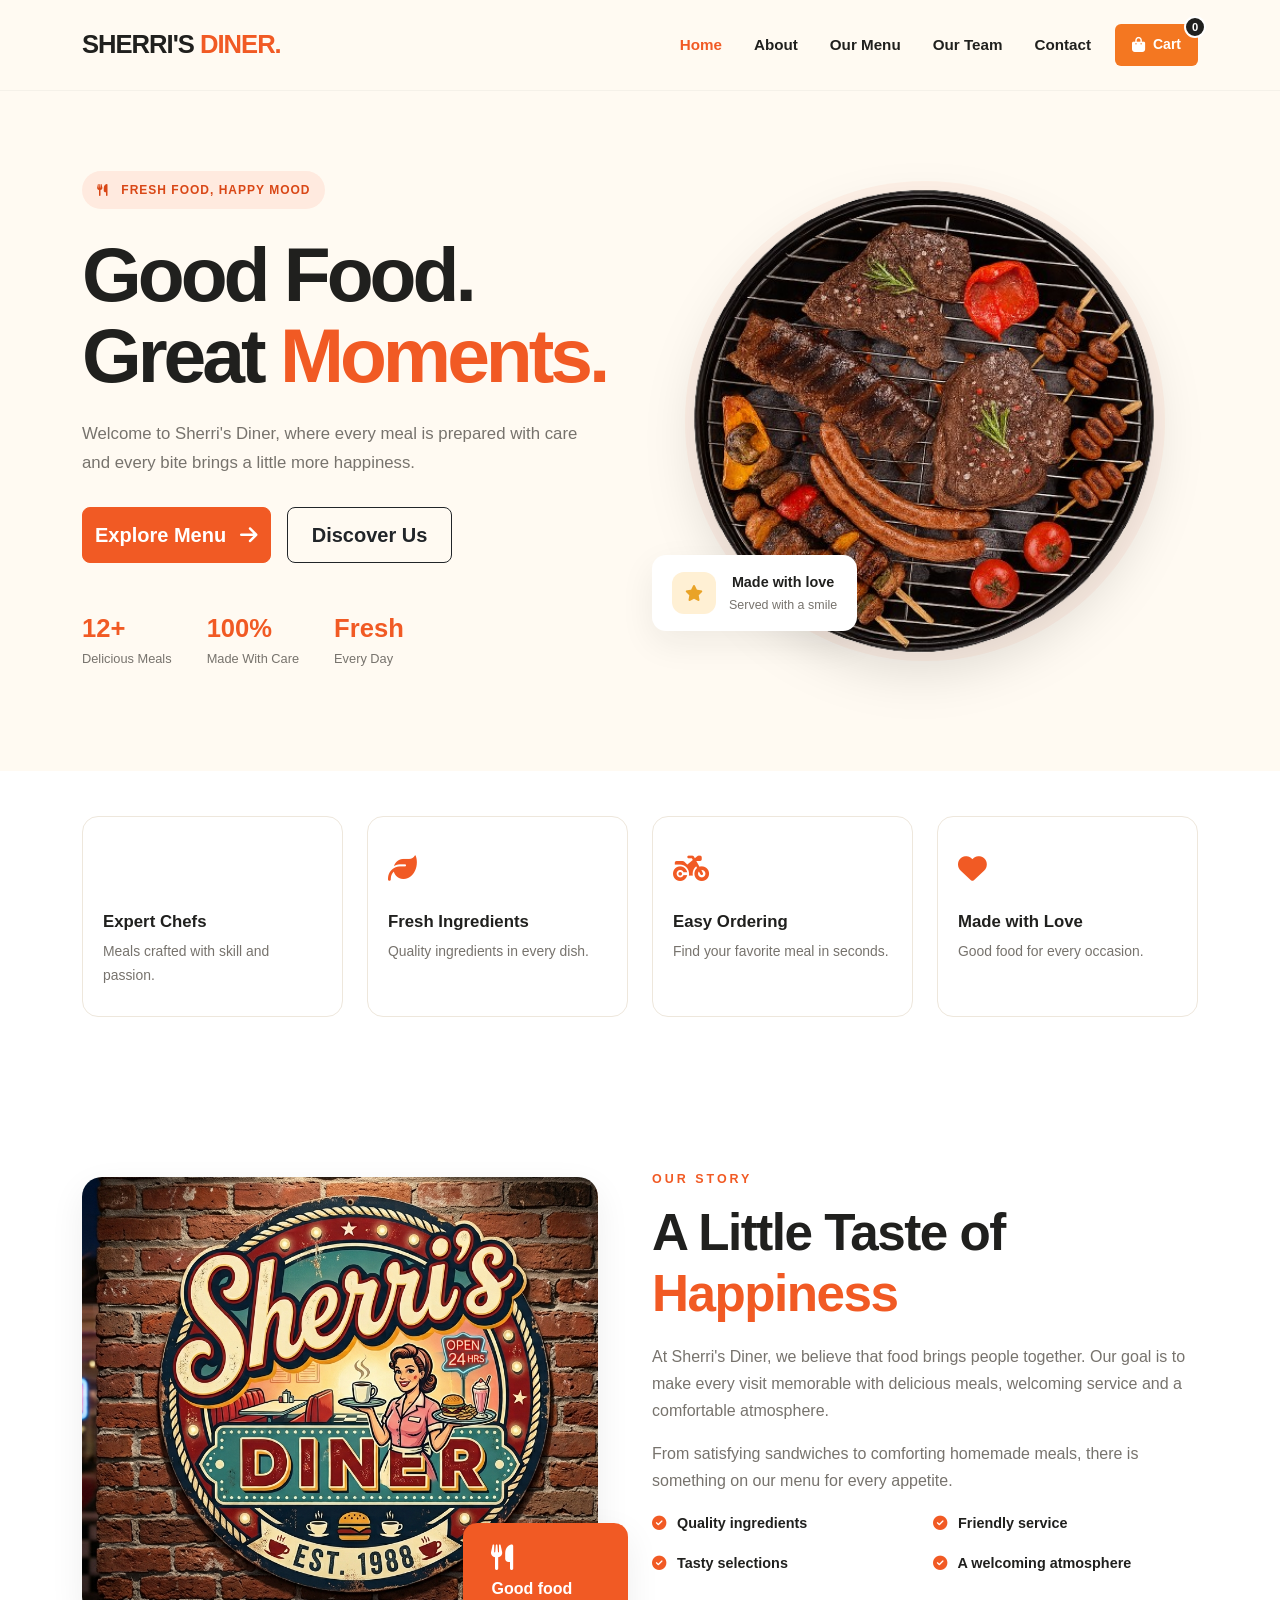
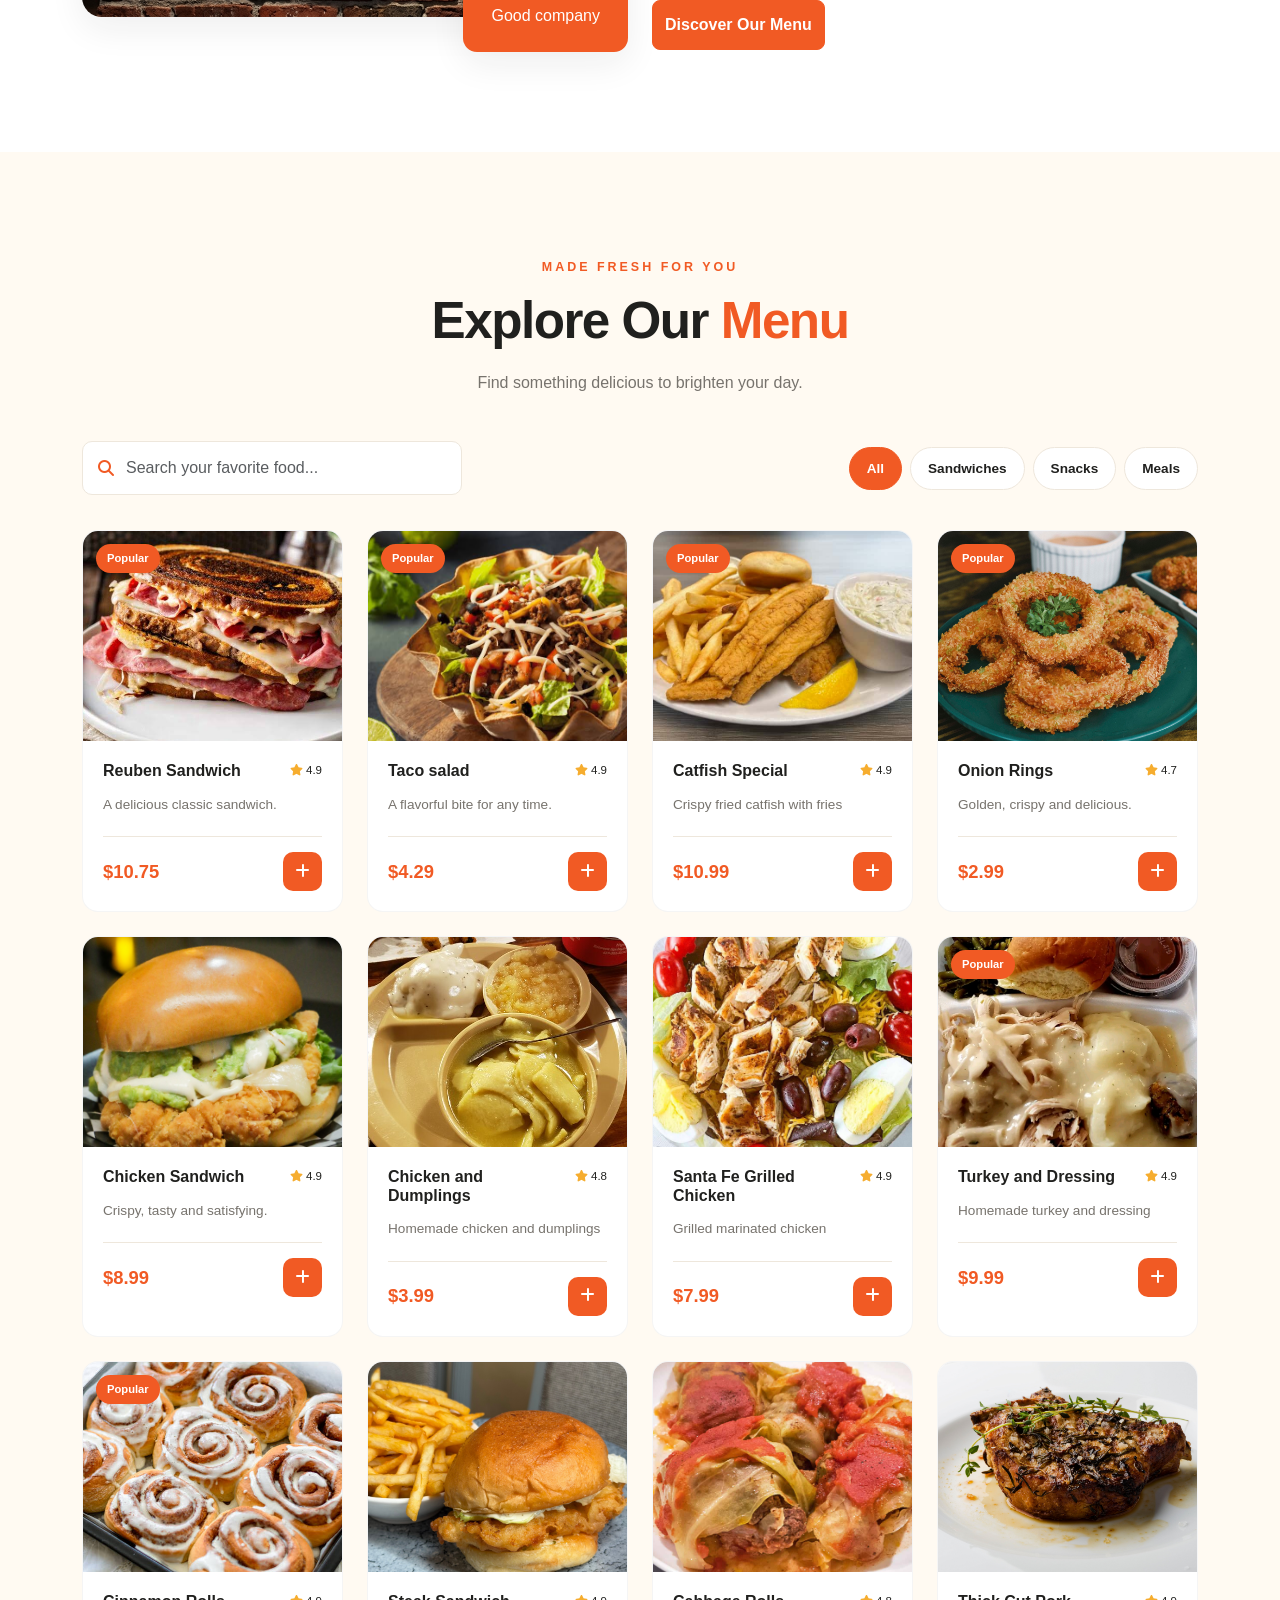
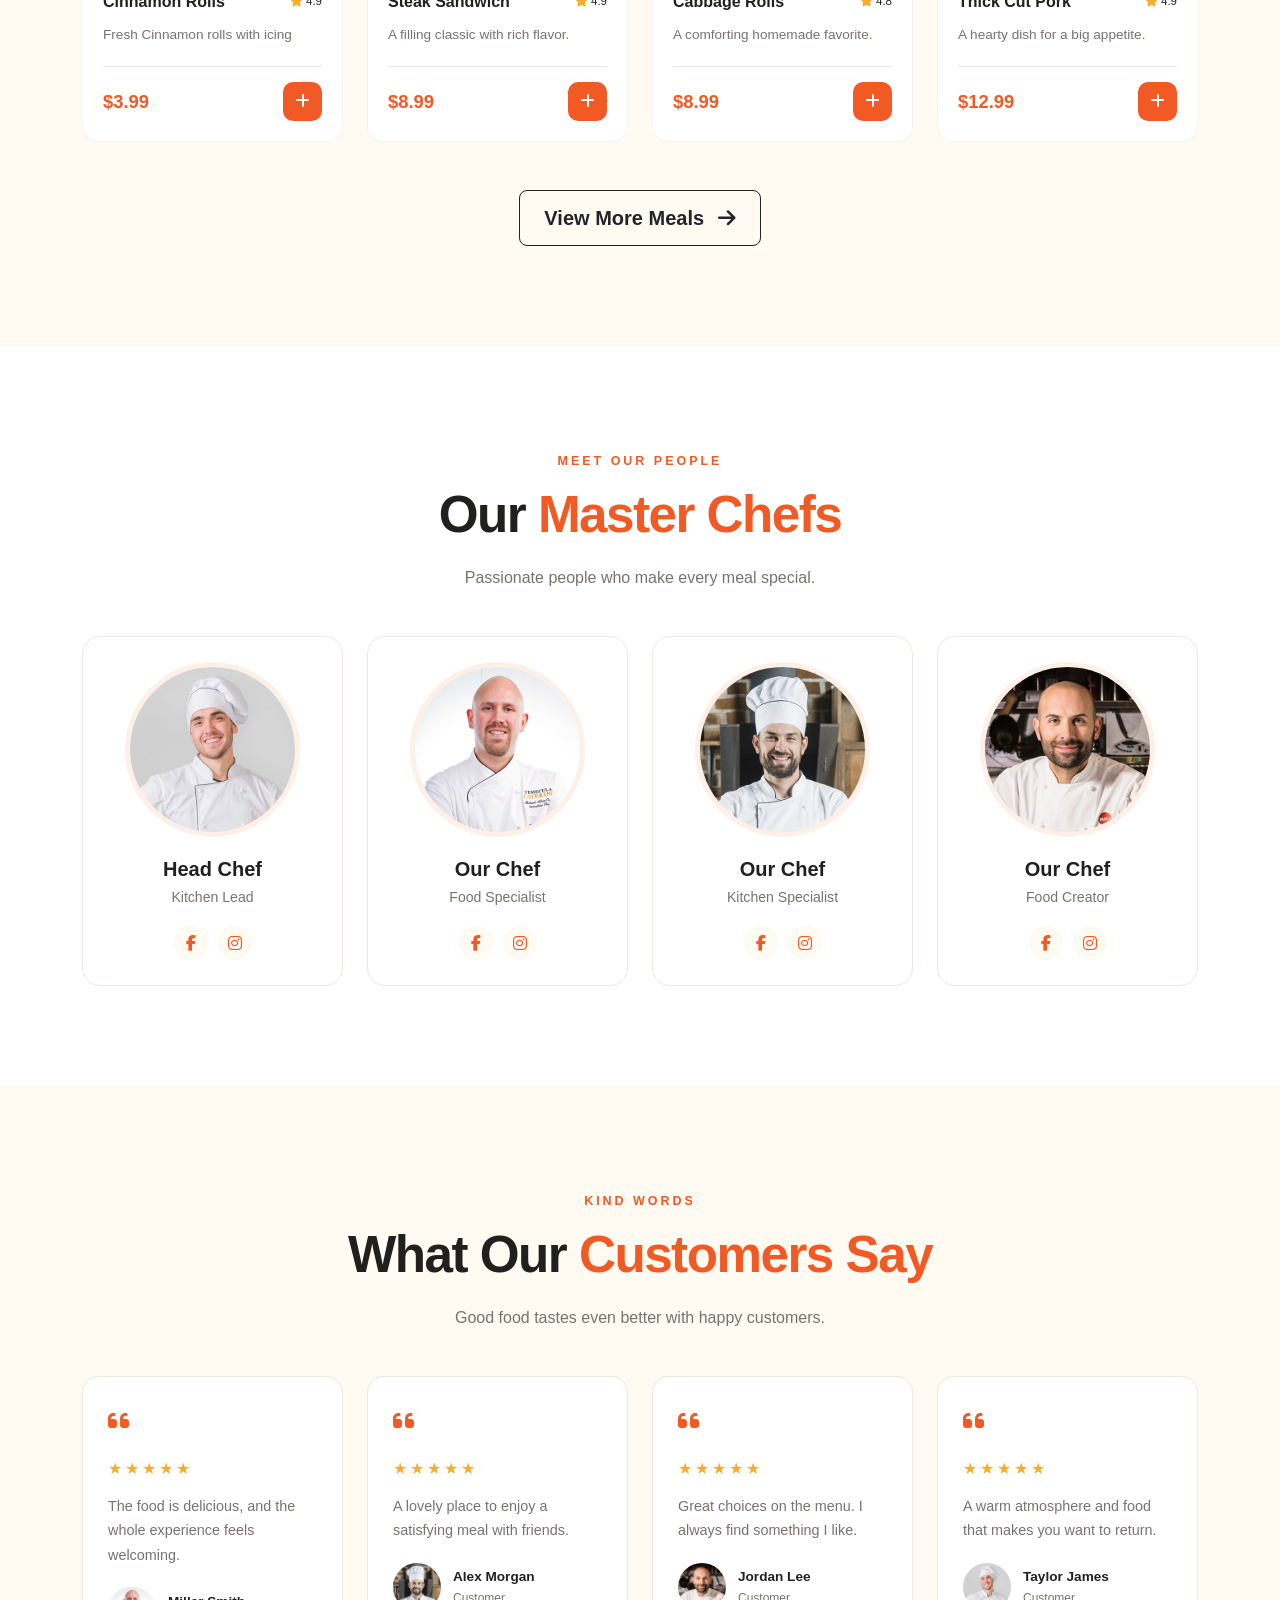
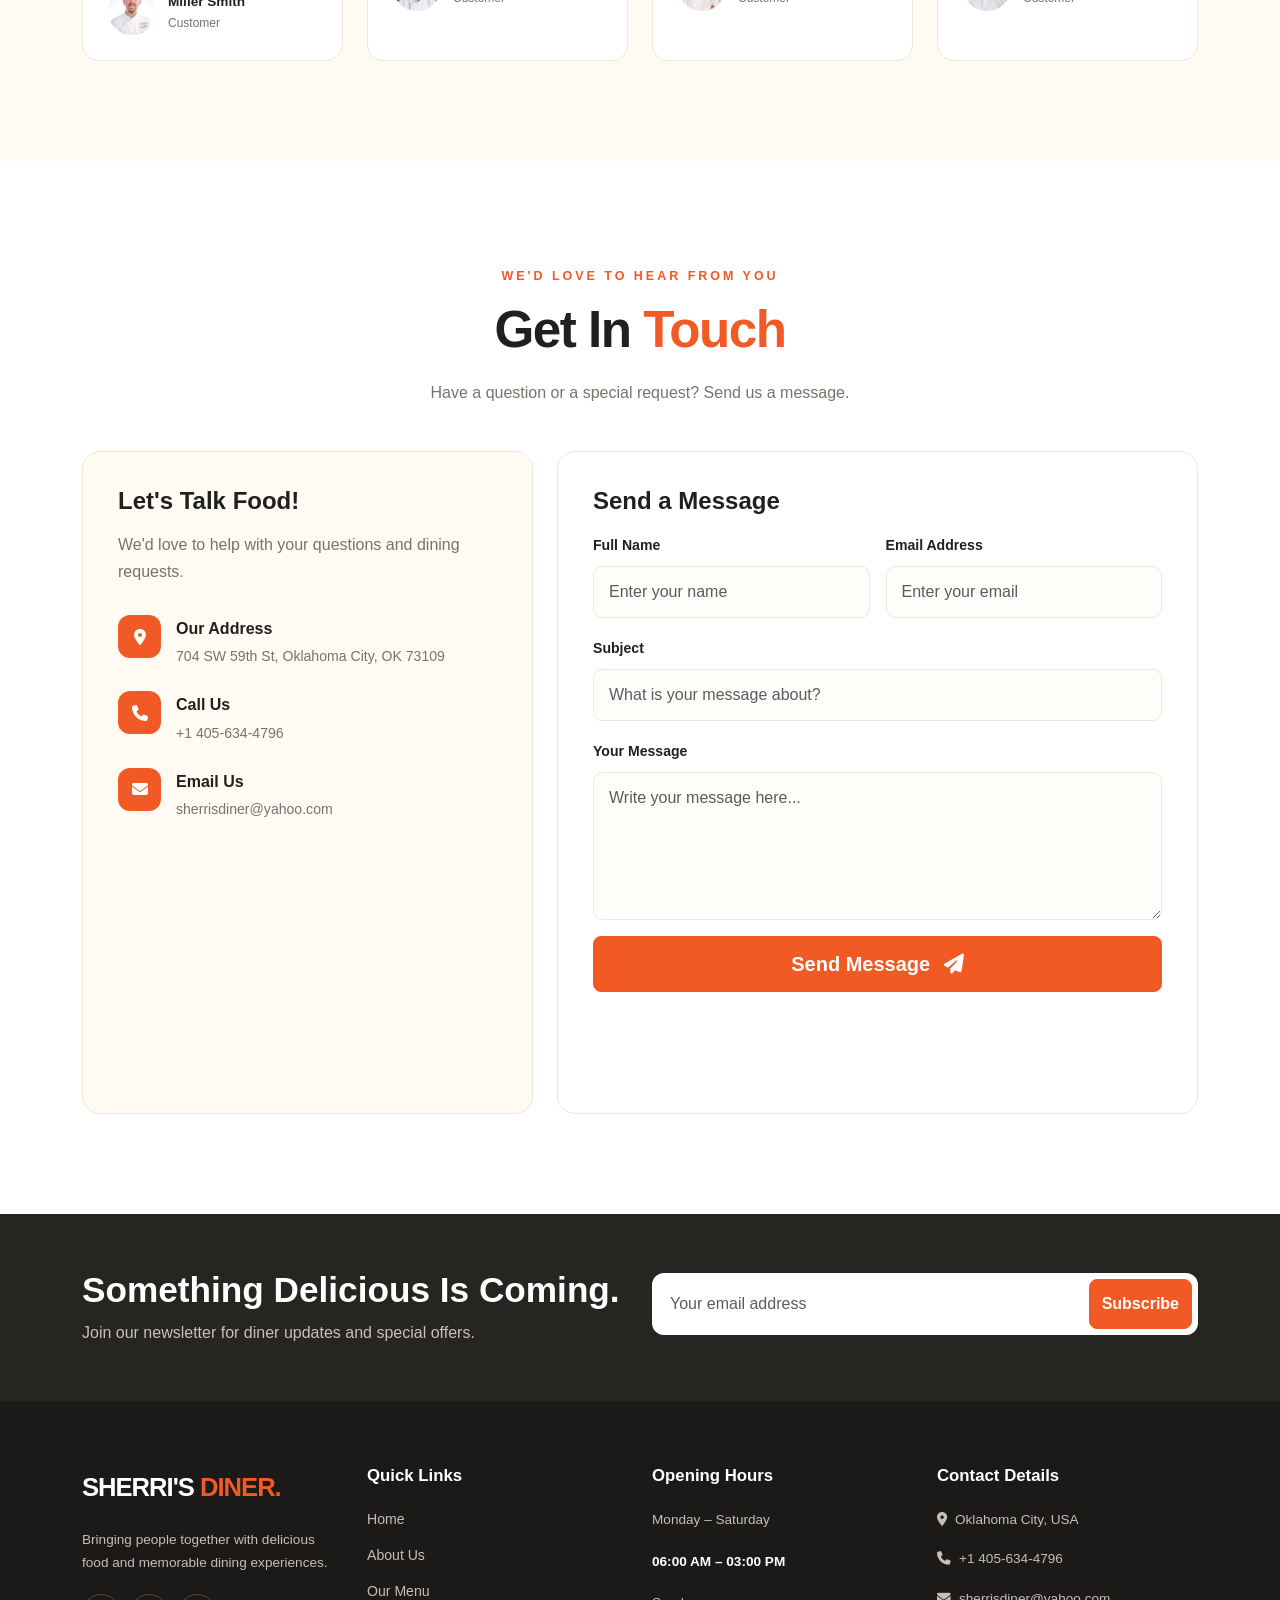
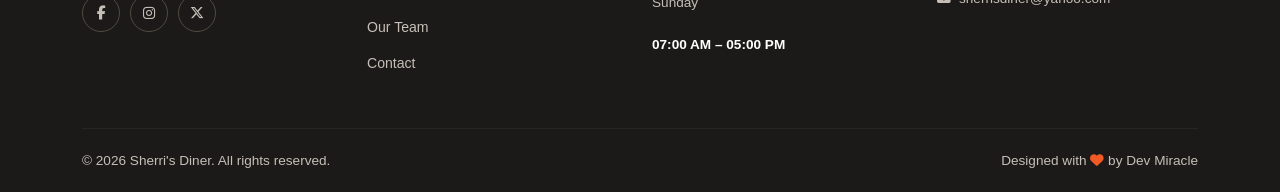
<file: index.html>
<!DOCTYPE html>
<html lang="en">
<head>
    <meta charset="UTF-8">
    <meta name="viewport" content="width=device-width, initial-scale=1.0">

    <title>Sherri's Diner | Delicious Moments</title>
    <!-- Bootstrap: local files -->
    <link rel="stylesheet" href="CSS/bootstrap.min.css">
    <!-- Font Awesome -->
    <link rel="stylesheet"href="https://cdnjs.cloudflare.com/ajax/libs/font-awesome/6.7.2/css/all.min.css">
    <!-- External files -->
     <link rel="stylesheet" href="CSS/style.css">
    <script src="Js/bootstrap.bundle.min.js"></script>
        
</head>

<body>
<!-- NAVBAR -->
<nav class="navbar navbar-expand-lg navbar-light sticky-top">
    <div class="container">
        <a class="navbar-brand logo" href="#home">
            SHERRI'S <span>DINER.</span>
        </a>

        <button class="navbar-toggler" type="button"
                data-bs-toggle="collapse" data-bs-target="#mainNav"
                aria-controls="mainNav" aria-expanded="false"
                aria-label="Toggle navigation">
            <span class="navbar-toggler-icon"></span>
        </button>

        <div class="collapse navbar-collapse" id="mainNav">
            <ul class="navbar-nav ms-auto align-items-lg-center gap-lg-3">
                <li class="nav-item">
                    <a class="nav-link active" href="#home">Home</a>
                </li>
                <li class="nav-item">
                    <a class="nav-link" href="#about">About</a>
                </li>
                <li class="nav-item">
                    <a class="nav-link" href="#menu">Our Menu</a>
                </li>
                <li class="nav-item">
                    <a class="nav-link" href="#team">Our Team</a>
                </li>
                <li class="nav-item">
                    <a class="nav-link" href="#contact">Contact</a>
                </li>
                <li class="nav-item">
                   <button class="cart-btn position-relative" id="cartButton">
                        <i class="fa-solid fa-bag-shopping"></i>
                        <span>Cart</span>
                        <span class="cart-count" id="cartCount">0</span>
                    </button>
                </li>
            </ul>
        </div>
    </div>
</nav>

<!-- HERO -->
<section class="hero" id="home">
    <div class="container">
        <div class="row align-items-center gy-5">
            <div class="col-lg-6 hero-content">
                <span class="eyebrow">
                    <i class="fa-solid fa-utensils me-2"></i>
                    FRESH FOOD, HAPPY MOOD
                </span>

                <h1>
                    Good Food.<br>
                    Great <span>Moments.</span>
                </h1>

                <p>
                    Welcome to Sherri's Diner, where every meal is prepared
                    with care and every bite brings a little more happiness.
                </p>

                <div class="d-flex flex-wrap gap-3">
                    <a href="#menu" class="btn btn-orange btn-lg">
                        Explore Menu
                        <i class="fa-solid fa-arrow-right ms-2"></i>
                    </a>

                    <a href="#about" class="btn btn-outline-dark btn-lg">
                        Discover Us
                    </a>
                </div>

                <div class="hero-stats">
                    <div>
                        <h3>12+</h3>
                        <span>Delicious Meals</span>
                    </div>
                    <div>
                        <h3>100%</h3>
                        <span>Made With Care</span>
                    </div>
                    <div>
                        <h3>Fresh</h3>
                        <span>Every Day</span>
                    </div>
                </div>
            </div>

            <div class="col-lg-6 text-center">
                <div class="hero-image-wrap">
                    <div class="hero-circle"></div>
                    <img
                        src="images/hero.png"
                        class="img-fluid hero-image"
                        alt="Delicious meal from Sherri's Diner">

                    <div class="floating-note">
                        <i class="fa-solid fa-star"></i>
                        <div>
                            <strong>Made with love</strong>
                            <small>Served with a smile</small>
                        </div>
                    </div>
                </div>
            </div>
        </div>
    </div>
</section>

<!-- FEATURES -->
<section class="features-section">
    <div class="container">
        <div class="row g-4">
            <div class="col-6 col-lg-3">
                <div class="feature-card">
                    <div class="feature-icon">
                        <i class="fa-solid fa-user-chef"></i>
                    </div>
                    <h5>Expert Chefs</h5>
                    <p>Meals crafted with skill and passion.</p>
                </div>
            </div>

            <div class="col-6 col-lg-3">
                <div class="feature-card">
                    <div class="feature-icon">
                        <i class="fa-solid fa-leaf"></i>
                    </div>
                    <h5>Fresh Ingredients</h5>
                    <p>Quality ingredients in every dish.</p>
                </div>
            </div>

            <div class="col-6 col-lg-3">
                <div class="feature-card">
                    <div class="feature-icon">
                        <i class="fa-solid fa-motorcycle"></i>
                    </div>
                    <h5>Easy Ordering</h5>
                    <p>Find your favorite meal in seconds.</p>
                </div>
            </div>

            <div class="col-6 col-lg-3">
                <div class="feature-card">
                    <div class="feature-icon">
                        <i class="fa-solid fa-heart"></i>
                    </div>
                    <h5>Made with Love</h5>
                    <p>Good food for every occasion.</p>
                </div>
            </div>
        </div>
    </div>
</section>

<!-- ABOUT -->
<section class="section-padding" id="about">
    <div class="container">
        <div class="row align-items-center gy-5">
            <div class="col-lg-6">
                <div class="about-images">
                    <img
                        src="images/Gemini_Generated_Image_2capbl2capbl2cap.png"
                        class="img-fluid about-image"
                        alt="Food and dining at Sherri's Diner">

                    <div class="experience-card">
                        <i class="fa-solid fa-utensils"></i>
                        <strong>Good food</strong>
                        <span>Good company</span>
                    </div>
                </div>
            </div>

            <div class="col-lg-6 about-content">
                <span class="section-tag">OUR STORY</span>
                <h2 class="section-title">
                    A Little Taste of <span>Happiness</span>
                </h2>

                <p>
                    At Sherri's Diner, we believe that food brings people
                    together. Our goal is to make every visit memorable with
                    delicious meals, welcoming service and a comfortable
                    atmosphere.
                </p>

                <p>
                    From satisfying sandwiches to comforting homemade meals,
                    there is something on our menu for every appetite.
                </p>

                <div class="row g-3 about-points">
                    <div class="col-sm-6">
                        <i class="fa-solid fa-circle-check"></i>
                        Quality ingredients
                    </div>
                    <div class="col-sm-6">
                        <i class="fa-solid fa-circle-check"></i>
                        Friendly service
                    </div>
                    <div class="col-sm-6">
                        <i class="fa-solid fa-circle-check"></i>
                        Tasty selections
                    </div>
                    <div class="col-sm-6">
                        <i class="fa-solid fa-circle-check"></i>
                        A welcoming atmosphere
                    </div>
                </div>

                <a href="#menu" class="btn btn-orange mt-4">
                    Discover Our Menu
                </a>
            </div>
        </div>
    </div>
</section>

<!-- MENU -->
<section class="menu-section section-padding" id="menu">
    <div class="container">
        <div class="section-heading text-center">
            <span class="section-tag">MADE FRESH FOR YOU</span>
            <h2 class="section-title">
                Explore Our <span>Menu</span>
            </h2>
            <p>Find something delicious to brighten your day.</p>
        </div>

        <div class="menu-tools">
            <div class="search-box">
                <i class="fa-solid fa-magnifying-glass"></i>
                <input type="search" id="searchInput"
                       class="form-control"
                       placeholder="Search your favorite food..."
                       aria-label="Search menu">
            </div>

            <div class="menu-filters">
                <button class="filter-btn active" data-filter="all">All</button>
                <button class="filter-btn" data-filter="sandwich">Sandwiches</button>
                <button class="filter-btn" data-filter="snack">Snacks</button>
                <button class="filter-btn" data-filter="meal">Meals</button>
            </div>
        </div>

        <div class="row g-4" id="menuGrid">

            <!-- 1 -->
            <div class="col-sm-6 col-lg-4 col-xl-3 menu-item"
                 data-category="sandwich" data-name="reuben sandwich">
                <div class="food-card">
                    <div class="food-image">
                        <img src="images/reuben sandwich.jpeg"
                             alt="Reuben Sandwich" loading="lazy">
                        <span class="food-label">Popular</span>
                    </div>
                    <div class="food-info">
                        <div class="food-title-row">
                            <h5>Reuben Sandwich</h5>
                            <span class="food-rating">
                                <i class="fa-solid fa-star"></i> 4.9
                            </span>
                        </div>
                        <p>A delicious classic sandwich.</p>
                        <div class="food-bottom">
                            <strong>$10.75</strong>
                            <button class="add-cart" data-name="Reuben Sandwich"
                                    data-price="10.75">
                                <i class="fa-solid fa-plus"></i>
                            </button>
                        </div>
                    </div>
                </div>
            </div>

            <!-- 2 -->
            <div class="col-sm-6 col-lg-4 col-xl-3 menu-item"
                 data-category="meal" data-name="taco">
                <div class="food-card">
                    <div class="food-image">
                        <img src="images/taco.jpeg"
                             alt="taco" loading="lazy">
                             <span class="food-label">Popular</span>
                    </div>
                    <div class="food-info">
                        <div class="food-title-row">
                            <h5>Taco salad</h5>
                            <span class="food-rating"><i class="fa-solid fa-star"></i> 4.9</span>
                        </div>
                        <p>A flavorful bite for any time.</p>
                        <div class="food-bottom">
                            <strong>$4.29</strong>
                            <button class="add-cart" data-name="taco" data-price="4.29">
                                <i class="fa-solid fa-plus"></i>
                            </button>
                        </div>
                    </div>
                </div>
            </div>

            <!-- 3 -->
            <div class="col-sm-6 col-lg-4 col-xl-3 menu-item"
                 data-category="snack" data-name="catfish special">
                <div class="food-card">
                    <div class="food-image">
                        <img src="images/catfish special.jpg" alt="French Toast" loading="lazy">
                        <span class="food-label">Popular</span>
                    </div>
                    <div class="food-info">
                        <div class="food-title-row">
                            <h5>Catfish Special</h5>
                            <span class="food-rating"><i class="fa-solid fa-star"></i> 4.9</span>
                        </div>
                        <p>Crispy fried catfish with fries</p>
                        <div class="food-bottom">
                            <strong>$10.99</strong>
                            <button class="add-cart" data-name="French Toast" data-price="10.99">
                                <i class="fa-solid fa-plus"></i>
                            </button>
                        </div>
                    </div>
                </div>
            </div>

            <!-- 4 -->
            <div class="col-sm-6 col-lg-4 col-xl-3 menu-item"
                 data-category="snack" data-name="onion rings">
                <div class="food-card">
                    <div class="food-image">
                        <img src="images/onion.jpg" alt="Onion Rings" loading="lazy">
                        <span class="food-label">Popular</span>
                    </div>
                    <div class="food-info">
                        <div class="food-title-row">
                            <h5>Onion Rings</h5>
                            <span class="food-rating"><i class="fa-solid fa-star"></i> 4.7</span>
                        </div>
                        <p>Golden, crispy and delicious.</p>
                        <div class="food-bottom">
                            <strong>$2.99</strong>
                            <button class="add-cart" data-name="Onion Rings" data-price="2.99">
                                <i class="fa-solid fa-plus"></i>
                            </button>
                        </div>
                    </div>
                </div>
            </div>

            <!-- 5 -->
            <div class="col-sm-6 col-lg-4 col-xl-3 menu-item"
                 data-category="sandwich" data-name="chicken sandwich">
                <div class="food-card">
                    <div class="food-image">
                        <img src="images/fried chicken sandwich.jpg"
                             alt="Chicken Sandwich" loading="lazy">
                    </div>
                    <div class="food-info">
                        <div class="food-title-row">
                            <h5>Chicken Sandwich</h5>
                            <span class="food-rating"><i class="fa-solid fa-star"></i> 4.9</span>
                        </div>
                        <p>Crispy, tasty and satisfying.</p>
                        <div class="food-bottom">
                            <strong>$8.99</strong>
                            <button class="add-cart" data-name="Chicken Sandwich" data-price="8.99">
                                <i class="fa-solid fa-plus"></i>
                            </button>
                        </div>
                    </div>
                </div>
            </div>

            <!-- 6 -->
           <div class="col-sm-6 col-lg-4 col-xl-3 menu-item"
                 data-category="meal" data-name="Chicken and Dumplings">
                <div class="food-card">
                    <div class="food-image">
                        <img src="images/chicken-dumplings.jpg" alt="Chicken and Dumplings" loading="lazy">
                    </div>
                    <div class="food-info">
                        <div class="food-title-row">
                            <h5>Chicken and Dumplings</h5>
                            <span class="food-rating"><i class="fa-solid fa-star"></i> 4.8</span>
                        </div>
                        <p>Homemade chicken and dumplings</p>
                        <div class="food-bottom">
                            <strong>$3.99</strong>
                            <button class="add-cart" data-name="Chicken and Dumplings" data-price="3.99" aria-label="Add Chicken and Dumplings to cart"><i class="fa-solid fa-plus"></i></button>
                        </div>
                    </div>
                </div>
            </div>

            <!-- 7 -->
            <div class="col-sm-6 col-lg-4 col-xl-3 menu-item"
                 data-category="meal" data-name="Santa Fe Grilled Chicken">
                <div class="food-card">
                    <div class="food-image">
                        <img src="images/santa fe chicken.jpg" alt="Santa Fe Grilled Chicken" loading="lazy">
                    </div>
                    <div class="food-info">
                        <div class="food-title-row">
                            <h5>Santa Fe Grilled Chicken</h5>
                            <span class="food-rating"><i class="fa-solid fa-star"></i> 4.9</span>
                        </div>
                        <p>Grilled marinated chicken</p>
                        <div class="food-bottom">
                            <strong>$7.99</strong>
                            <button class="add-cart" data-name="Santa Fe Grilled Chicken" data-price="7.99" aria-label="Add Santa Fe Grilled Chicken to cart"><i class="fa-solid fa-plus"></i></button>
                        </div>
                    </div>
                </div>
            </div>


            <!-- 8 -->
            <div class="col-sm-6 col-lg-4 col-xl-3 menu-item"
                 data-category="meal" data-name="Homemade turkey and dressing">
                <div class="food-card">
                    <div class="food-image">
                        <img src="images/turkey and dressing.jpg" alt="Homemade turkey and dressing" loading="lazy">
                        <span class="food-label">Popular</span>
                    </div>
                    <div class="food-info">
                        <div class="food-title-row">
                            <h5>Turkey and Dressing</h5>
                            <span class="food-rating"><i class="fa-solid fa-star"></i> 4.9</span>
                        </div>
                        <p>Homemade turkey and dressing</p>
                        <div class="food-bottom">
                            <strong>$9.99</strong>
                            <button class="add-cart" data-name="Homemade turkey and dressing" data-price="9.99" aria-label="Add Homemade turkey and dressing to cart"><i class="fa-solid fa-plus"></i></button>
                        </div>
                    </div>
                </div>
            </div>

            <!-- 9 -->
            <div class="col-sm-6 col-lg-4 col-xl-3 menu-item"
                 data-category="snacks" data-name="Cinnamon Rolls">
                <div class="food-card">
                    <div class="food-image">
                        <img src="images/cinnamon rolls.jpg" alt="Cinnamon Rolls" loading="lazy">
                        <span class="food-label">Popular</span>
                    </div>
                    <div class="food-info">
                        <div class="food-title-row">
                            <h5>Cinnamon Rolls</h5>
                            <span class="food-rating"><i class="fa-solid fa-star"></i> 4.9</span>
                        </div>
                        <p>Fresh Cinnamon rolls with icing</p>
                        <div class="food-bottom">
                            <strong>$3.99</strong>
                            <button class="add-cart" data-name="Cinnamon Rolls" data-price="3.99" aria-label="Add Cinnamon Rolls to cart"><i class="fa-solid fa-plus"></i></button>
                        </div>
                    </div>
                </div>
            </div>
            <!-- 10 -->
            <div class="col-sm-6 col-lg-4 col-xl-3 menu-item"
                 data-category="sandwich" data-name="steak sandwich">
                <div class="food-card">
                    <div class="food-image">
                        <img src="images/steak sandwich.jpg"
                             alt="Steak Sandwich" loading="lazy">
                    </div>
                    <div class="food-info">
                        <div class="food-title-row">
                            <h5>Steak Sandwich</h5>
                            <span class="food-rating"><i class="fa-solid fa-star"></i> 4.9</span>
                        </div>
                        <p>A filling classic with rich flavor.</p>
                        <div class="food-bottom">
                            <strong>$8.99</strong>
                            <button class="add-cart" data-name="Steak Sandwich" data-price="8.99">
                                <i class="fa-solid fa-plus"></i>
                            </button>
                        </div>
                    </div>
                </div>
            </div>

            <!-- 11 -->
           <div class="col-sm-6 col-lg-4 col-xl-3 menu-item"
                 data-category="meal" data-name="cabbage rolls">
                <div class="food-card">
                    <div class="food-image">
                        <img src="images/cabbage rolls.jpg" alt="Cabbage Rolls" loading="lazy">
                    </div>
                    <div class="food-info">
                        <div class="food-title-row">
                            <h5>Cabbage Rolls</h5>
                            <span class="food-rating"><i class="fa-solid fa-star"></i> 4.8</span>
                        </div>
                        <p>A comforting homemade favorite.</p>
                        <div class="food-bottom">
                            <strong>$8.99</strong>
                            <button class="add-cart" data-name="Cabbage Rolls" data-price="8.99" aria-label="Add Cabbage Rolls to cart"><i class="fa-solid fa-plus"></i></button>
                        </div>
                    </div>
                </div>
            </div>

            <!-- 12 -->
            <div class="col-sm-6 col-lg-4 col-xl-3 menu-item"
                 data-category="meal" data-name="thick cut pork">
                <div class="food-card">
                    <div class="food-image">
                        <img src="images/pork.jpg" alt="Thick Cut Pork" loading="lazy">
                    </div>
                    <div class="food-info">
                        <div class="food-title-row">
                            <h5>Thick Cut Pork</h5>
                            <span class="food-rating"><i class="fa-solid fa-star"></i> 4.9</span>
                        </div>
                        <p>A hearty dish for a big appetite.</p>
                        <div class="food-bottom">
                            <strong>$12.99</strong>
                            <button class="add-cart" data-name="Thick Cut Pork" data-price="12.99">
                                <i class="fa-solid fa-plus"></i>
                            </button>
                        </div>
                    </div>
                </div>
            </div>

        </div>

        <p id="noResults" class="text-center mt-4 d-none">
            No matching meals found. Try another search.
        </p>

        <div class="text-center mt-5">
            <a href="view.html" class="btn btn-outline-dark btn-lg">
                View More Meals <i class="fa-solid fa-arrow-right ms-2"></i>
            </a>
        </div>
    </div>
</section>

<!-- CART MODAL -->
<div class="modal fade" id="cartModal" tabindex="-1"
     aria-labelledby="cartModalLabel" aria-hidden="true">
    <div class="modal-dialog modal-dialog-centered">
        <div class="modal-content">
            <div class="modal-header">
                <h5 class="modal-title" id="cartModalLabel">
                    <i class="fa-solid fa-bag-shopping me-2"></i>Your Cart
                </h5>
                <button type="button" class="btn-close"
                        data-bs-dismiss="modal" aria-label="Close"></button>
            </div>
            <div class="modal-body">
                <div id="cartItems"></div>
                <hr>
                <div class="d-flex justify-content-between">
                    <strong>Total</strong>
                    <strong id="cartTotal">$0.00</strong>
                </div>
                <small class="text-muted d-block mt-2">
                    Demo cart only. No payment is processed.
                </small>
            </div>
            <div class="modal-footer">
                <button class="btn btn-outline-secondary"
                        data-bs-dismiss="modal">Continue Shopping</button>
                <button class="btn btn-orange" id="checkoutButton">
                    Place Order
                </button>
            </div>
        </div>
    </div>
</div>

<!-- TEAM -->
<section class="section-padding team-section" id="team">
    <div class="container">
        <div class="section-heading text-center">
            <span class="section-tag">MEET OUR PEOPLE</span>
            <h2 class="section-title">Our <span>Master Chefs</span></h2>
            <p>Passionate people who make every meal special.</p>
        </div>

        <div class="row g-4 justify-content-center">
            <div class="col-6 col-md-4 col-lg-3">
                <div class="team-card">
                    <img src="images/chef 1.jpg" alt="Chef one" loading="lazy">
                    <h5>Head Chef</h5>
                    <p>Kitchen Lead</p>
                    <div class="team-social">
                        <i class="fa-brands fa-facebook-f"></i>
                        <i class="fa-brands fa-instagram"></i>
                    </div>
                </div>
            </div>

            <div class="col-6 col-md-4 col-lg-3">
                <div class="team-card">
                    <img src="images/chef 2.jpg" alt="Chef two" loading="lazy">
                    <h5>Our Chef</h5>
                    <p>Food Specialist</p>
                    <div class="team-social">
                        <i class="fa-brands fa-facebook-f"></i>
                        <i class="fa-brands fa-instagram"></i>
                    </div>
                </div>
            </div>

            <div class="col-6 col-md-4 col-lg-3">
                <div class="team-card">
                    <img src="images/chef 3.jpg" alt="Chef three" loading="lazy">
                    <h5>Our Chef</h5>
                    <p>Kitchen Specialist</p>
                    <div class="team-social">
                        <i class="fa-brands fa-facebook-f"></i>
                        <i class="fa-brands fa-instagram"></i>
                    </div>
                </div>
            </div>

            <div class="col-6 col-md-4 col-lg-3">
                <div class="team-card">
                    <img src="images/chef 4.jpg" alt="Chef four" loading="lazy">
                    <h5>Our Chef</h5>
                    <p>Food Creator</p>
                    <div class="team-social">
                        <i class="fa-brands fa-facebook-f"></i>
                        <i class="fa-brands fa-instagram"></i>
                    </div>
                </div>
            </div>
        </div>
    </div>
</section>

<!-- TESTIMONIALS -->
<section class="testimonial-section section-padding">
    <div class="container">
        <div class="section-heading text-center">
            <span class="section-tag">KIND WORDS</span>
            <h2 class="section-title">What Our <span>Customers Say</span></h2>
            <p>Good food tastes even better with happy customers.</p>
        </div>

        <div class="row g-4">
            <div class="col-md-6 col-lg-3">
                <div class="testimonial-card">
                    <div class="quote-icon"><i class="fa-solid fa-quote-left"></i></div>
                    <div class="stars">★★★★★</div>
                    <p>The food is delicious, and the whole experience feels welcoming.</p>
                    <div class="customer">
                        <img src="images/chef 2.jpg" alt="" loading="lazy">
                        <div><strong>Miller Smith</strong><small>Customer</small></div>
                    </div>
                </div>
            </div>

            <div class="col-md-6 col-lg-3">
                <div class="testimonial-card">
                    <div class="quote-icon"><i class="fa-solid fa-quote-left"></i></div>
                    <div class="stars">★★★★★</div>
                    <p>A lovely place to enjoy a satisfying meal with friends.</p>
                    <div class="customer">
                        <img src="images/chef 3.jpg" alt="" loading="lazy">
                        <div><strong>Alex Morgan</strong><small>Customer</small></div>
                    </div>
                </div>
            </div>

            <div class="col-md-6 col-lg-3">
                <div class="testimonial-card">
                    <div class="quote-icon"><i class="fa-solid fa-quote-left"></i></div>
                    <div class="stars">★★★★★</div>
                    <p>Great choices on the menu. I always find something I like.</p>
                    <div class="customer">
                        <img src="images/chef 4.jpg" alt="" loading="lazy">
                        <div><strong>Jordan Lee</strong><small>Customer</small></div>
                    </div>
                </div>
            </div>

            <div class="col-md-6 col-lg-3">
                <div class="testimonial-card">
                    <div class="quote-icon"><i class="fa-solid fa-quote-left"></i></div>
                    <div class="stars">★★★★★</div>
                    <p>A warm atmosphere and food that makes you want to return.</p>
                    <div class="customer">
                        <img src="images/chef 1.jpg" alt="" loading="lazy">
                        <div><strong>Taylor James</strong><small>Customer</small></div>
                    </div>
                </div>
            </div>
        </div>
    </div>
</section>

<!-- CONTACT -->
<section class="section-padding contact-section" id="contact">
    <div class="container">
        <div class="section-heading text-center">
            <span class="section-tag">WE'D LOVE TO HEAR FROM YOU</span>
            <h2 class="section-title">Get In <span>Touch</span></h2>
            <p>Have a question or a special request? Send us a message.</p>
        </div>

        <div class="row g-4 align-items-stretch">
            <div class="col-lg-5">
                <div class="contact-info">
                    <h3>Let's Talk Food!</h3>
                    <p>We'd love to help with your questions and dining requests.</p>

                    <div class="contact-detail">
                        <i class="fa-solid fa-location-dot"></i>
                        <div>
                            <strong>Our Address</strong>
                            <p>704 SW 59th St, Oklahoma City, OK 73109</p>
                        </div>
                    </div>

                    <div class="contact-detail">
                        <i class="fa-solid fa-phone"></i>
                        <div>
                            <strong>Call Us</strong>
                            <p>+1 405-634-4796</p>
                        </div>
                    </div>

                    <div class="contact-detail">
                        <i class="fa-solid fa-envelope"></i>
                        <div>
                            <strong>Email Us</strong>
                            <p>sherrisdiner@yahoo.com</p>
                        </div>
                    </div>

                    <div class="map-wrap">
                        <iframe
                            src="https://www.google.com/maps?q=704+SW+59th+St,+Oklahoma+City,+OK+73109&output=embed"
                            title="Map to Sherri's Diner"
                            width="100%" height="220"
                            style="border:0"
                            loading="lazy"
                            referrerpolicy="no-referrer-when-downgrade">
                        </iframe>
                    </div>
                </div>
            </div>

            <div class="col-lg-7">
                <form class="contact-form" id="contactForm">
                    <h3>Send a Message</h3>

                    <div class="row g-3">
                        <div class="col-md-6">
                            <label for="contactName" class="form-label">Full Name</label>
                            <input type="text" id="contactName"
                                   class="form-control" required
                                   placeholder="Enter your name">
                        </div>

                        <div class="col-md-6">
                            <label for="contactEmail" class="form-label">Email Address</label>
                            <input type="email" id="contactEmail"
                                   class="form-control" required
                                   placeholder="Enter your email">
                        </div>

                        <div class="col-12">
                            <label for="contactSubject" class="form-label">Subject</label>
                            <input type="text" id="contactSubject"
                                   class="form-control" required
                                   placeholder="What is your message about?">
                        </div>

                        <div class="col-12">
                            <label for="contactMessage" class="form-label">Your Message</label>
                            <textarea id="contactMessage" class="form-control"
                                      rows="5" required
                                      placeholder="Write your message here..."></textarea>
                        </div>

                        <div class="col-12">
                            <button type="submit" class="btn btn-orange btn-lg w-100">
                                Send Message
                                <i class="fa-solid fa-paper-plane ms-2"></i>
                            </button>
                            <p id="contactStatus" class="mt-3 mb-0"
                               role="status" aria-live="polite"></p>
                        </div>
                    </div>
                </form>
            </div>
        </div>
    </div>
</section>

<!-- NEWSLETTER -->
<section class="newsletter-section">
    <div class="container">
        <div class="row align-items-center gy-3">
            <div class="col-lg-6">
                <h2>Something Delicious Is Coming.</h2>
                <p>Join our newsletter for diner updates and special offers.</p>
            </div>
            <div class="col-lg-6">
                <form id="newsletterForm" class="newsletter-form">
                    <input type="email" id="newsletterEmail"
                           class="form-control" required
                           placeholder="Your email address"
                           aria-label="Newsletter email">
                    <button type="submit" class="btn btn-orange">Subscribe</button>
                </form>
                <p id="newsletterStatus" class="mt-2 mb-0"
                   role="status" aria-live="polite"></p>
            </div>
        </div>
    </div>
</section>

<!-- FOOTER -->
<footer class="site-footer">
    <div class="container">
        <div class="row g-4">
            <div class="col-md-6 col-lg-3">
                <a href="#home" class="navbar-brand logo footer-logo">
                    SHERRI'S <span>DINER.</span>
                </a>
                <p class="footer-description">
                    Bringing people together with delicious food and
                    memorable dining experiences.
                </p>
                <div class="footer-socials">
                    <a href="#contact" aria-label="Facebook"><i class="fa-brands fa-facebook-f"></i></a>
                    <a href="#contact" aria-label="Instagram"><i class="fa-brands fa-instagram"></i></a>
                    <a href="#contact" aria-label="X"><i class="fa-brands fa-x-twitter"></i></a>
                </div>
            </div>

            <div class="col-6 col-lg-3">
                <h5>Quick Links</h5>
                <a href="#home">Home</a>
                <a href="#about">About Us</a>
                <a href="#menu">Our Menu</a>
                <a href="#team">Our Team</a>
                <a href="#contact">Contact</a>
            </div>

            <div class="col-6 col-lg-3">
                <h5>Opening Hours</h5>
                <p>Monday – Saturday</p>
                <strong>06:00 AM – 03:00 PM</strong>
                <p class="mt-3">Sunday</p>
                <strong>07:00 AM – 05:00 PM</strong>
            </div>

            <div class="col-md-6 col-lg-3">
                <h5>Contact Details</h5>
                <p><i class="fa-solid fa-location-dot me-2"></i>Oklahoma City, USA</p>
                <p><i class="fa-solid fa-phone me-2"></i>+1 405-634-4796</p>
                <p><i class="fa-solid fa-envelope me-2"></i>sherrisdiner@yahoo.com</p>
            </div>
        </div>

        <hr class="footer-divider">

        <div class="footer-bottom">
            <p>© <span id="year"></span> Sherri's Diner. All rights reserved.</p>
            <p>Designed with <i class="fa-solid fa-heart"></i> by Dev Miracle</p>
        </div>
    </div>
</footer>

<script src="Js/script.js"></script>
</body>
</html>
</file>
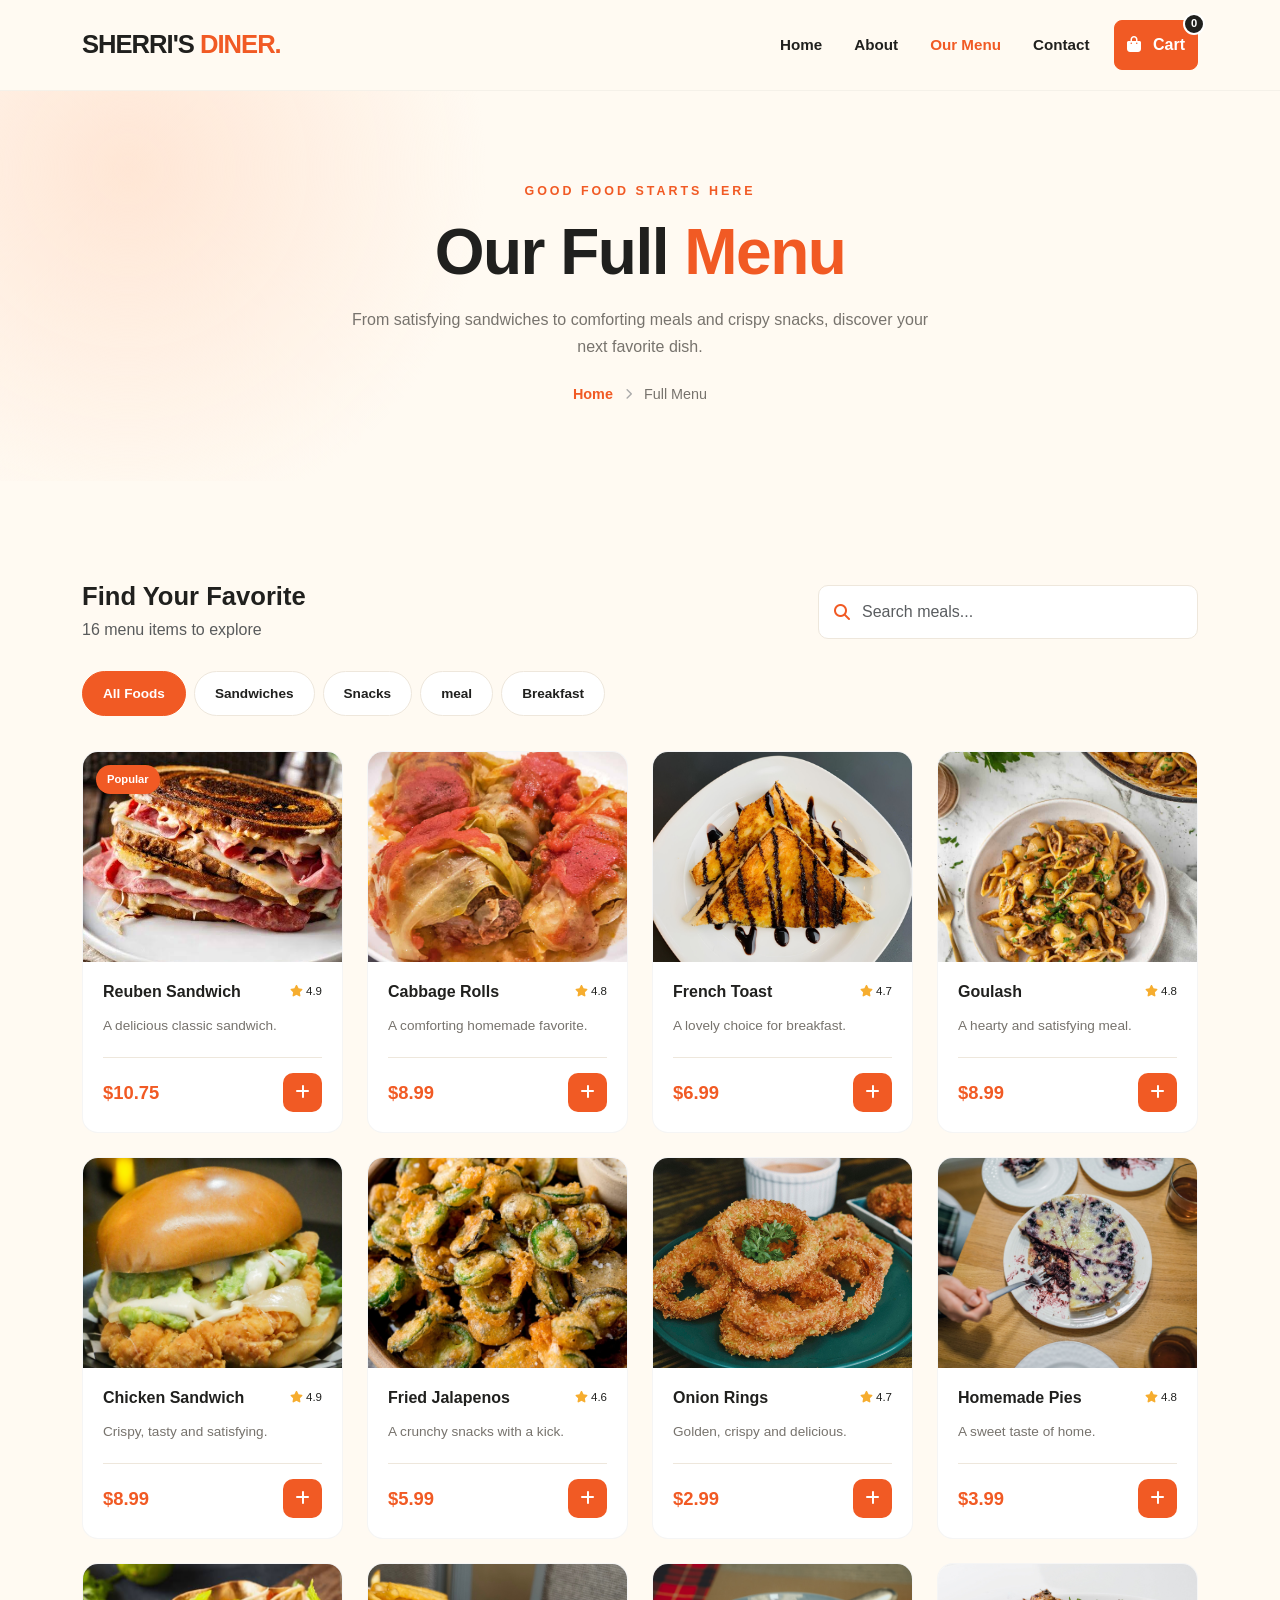
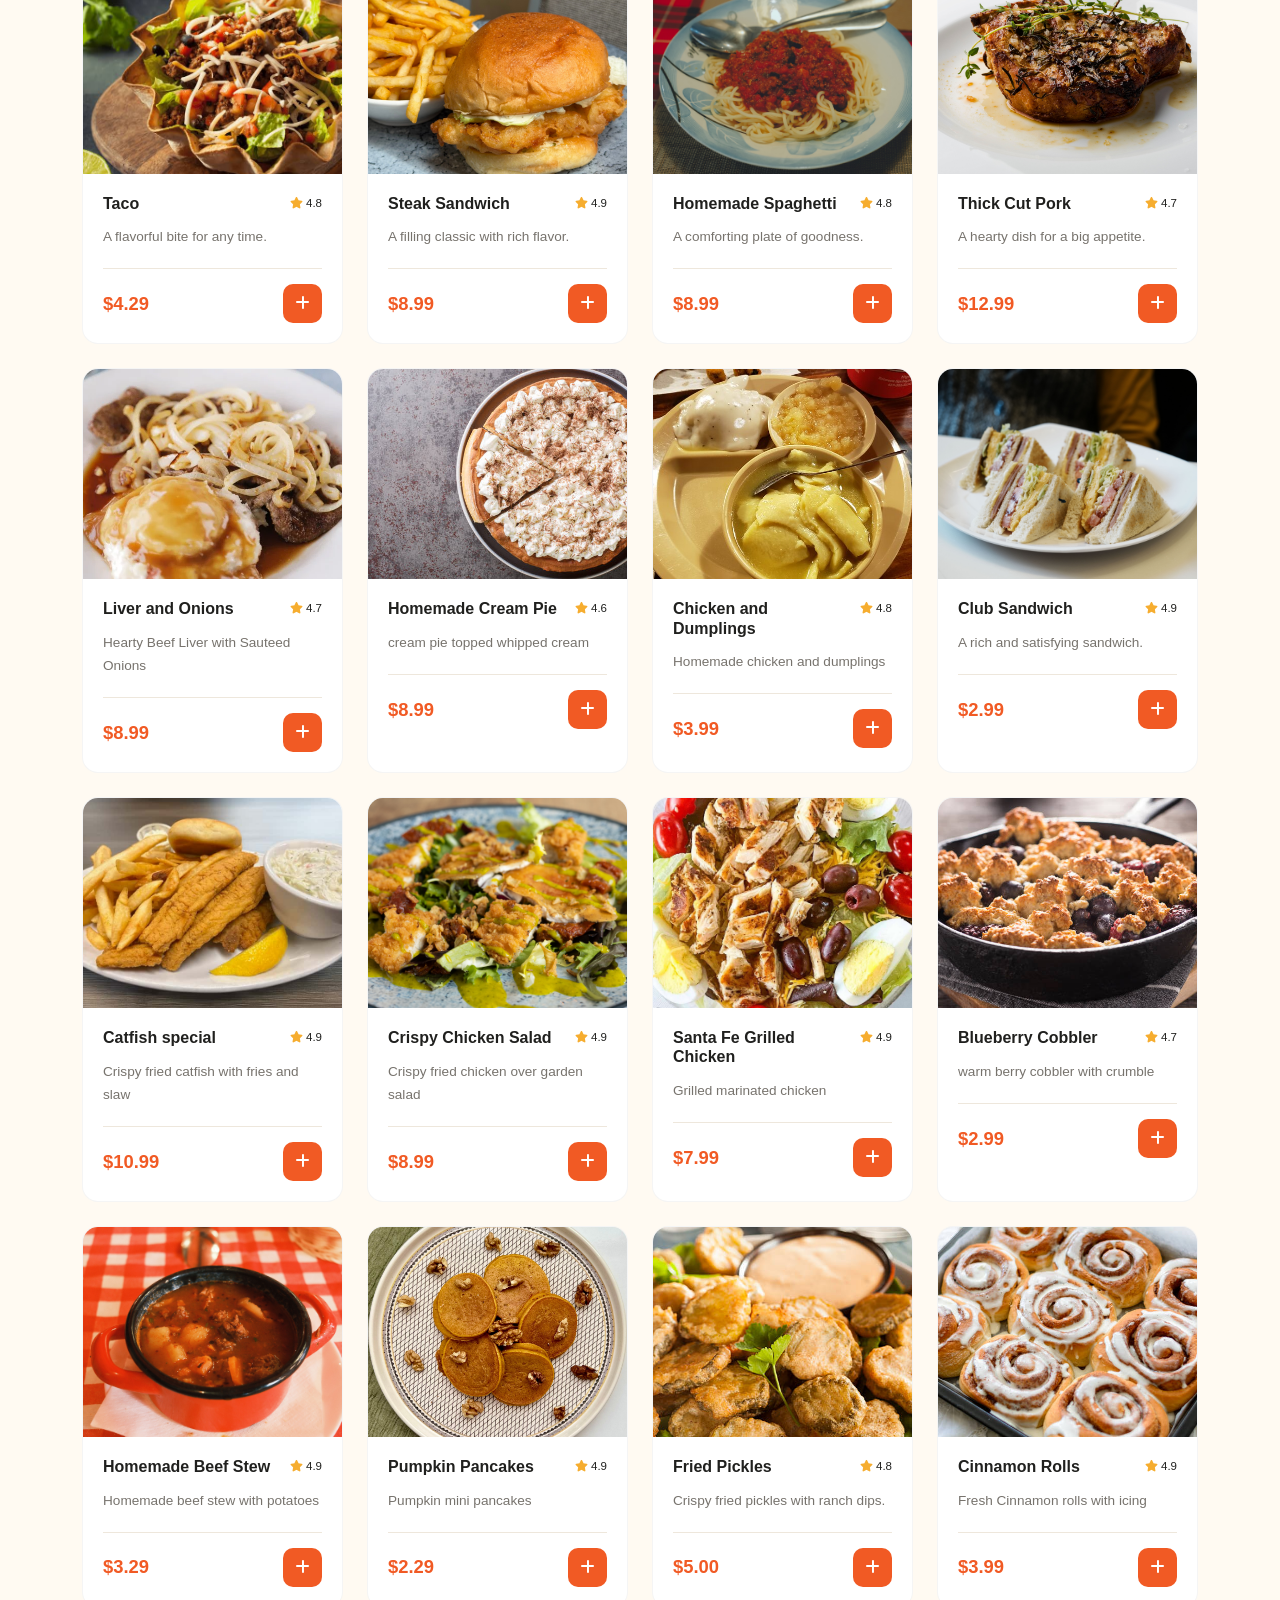
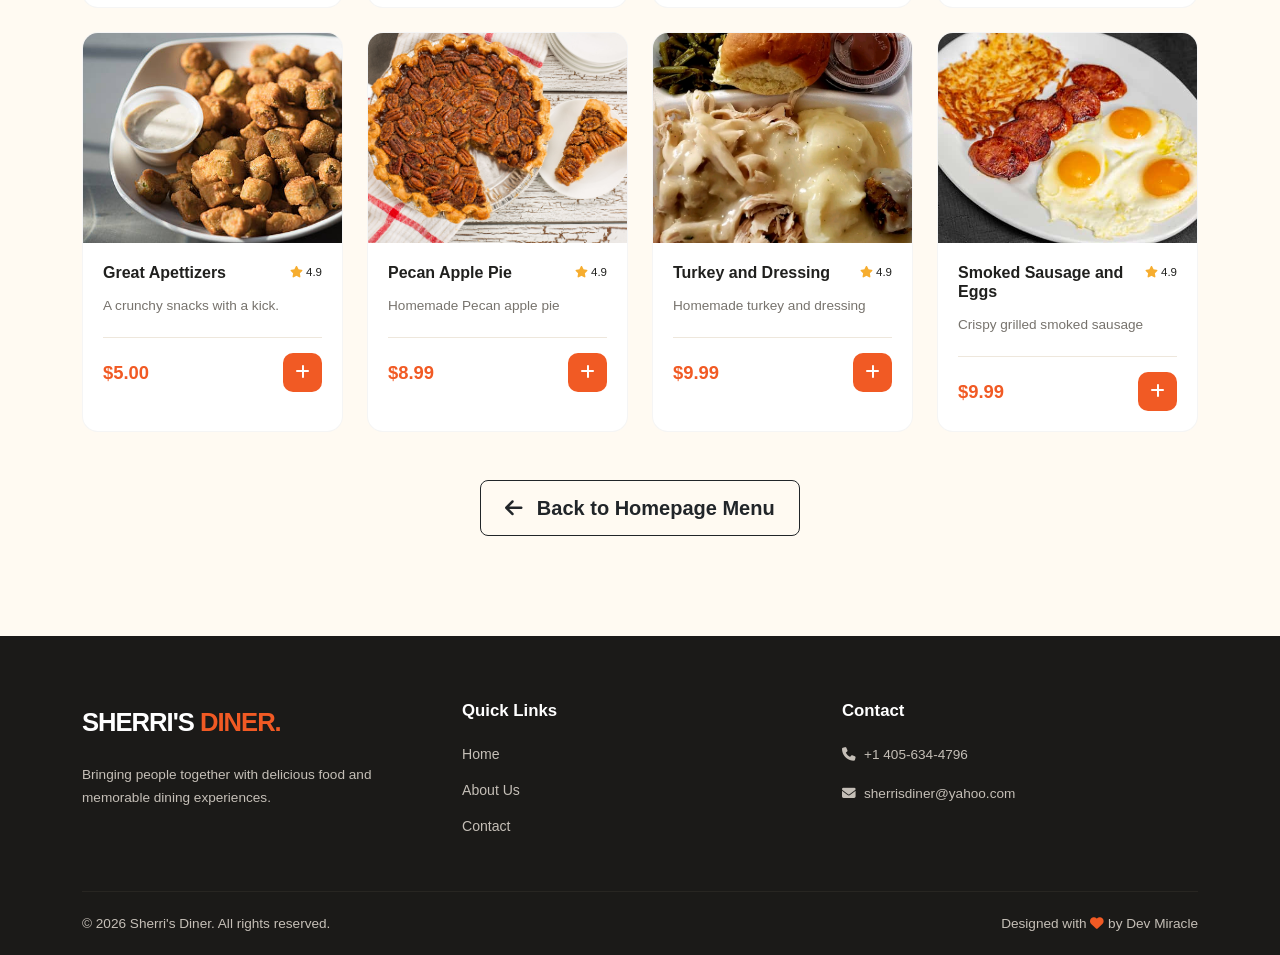
<file: view.html>
<!DOCTYPE html>
<html lang="en">
<head>
    <meta charset="UTF-8">
    <meta name="viewport" content="width=device-width, initial-scale=1.0">

    <title>Full Menu | Sherri's Diner</title>
    <style>
        
/* =========================
   FULL MENU PAGE
========================= */

.full-menu-hero {
    padding: 85px 0 75px;
    background:
        radial-gradient(circle at 10% 20%, #ffe6d5 0, transparent 30%),
        var(--cream);
}

.full-menu-hero .section-title {
    font-size: clamp(2.5rem, 5vw, 4rem);
    margin-bottom: 15px;
}

.full-menu-hero p {
    max-width: 600px;
    margin: 0 auto 22px;
    color: var(--muted);
}

.menu-breadcrumb {
    display: flex;
    justify-content: center;
    align-items: center;
    gap: 12px;
    font-size: 0.9rem;
}

.menu-breadcrumb a {
    color: var(--orange);
    font-weight: 700;
}

.menu-breadcrumb i {
    font-size: 0.7rem;
    color: #aaa;
}

.menu-breadcrumb span {
    color: var(--muted);
}

.full-menu-toolbar {
    display: flex;
    justify-content: space-between;
    align-items: center;
    flex-wrap: wrap;
    gap: 20px;
    margin-bottom: 28px;
}

.full-menu-toolbar h2 {
    font-size: 1.6rem;
}

.full-menu-search {
    width: min(100%, 360px);
}

.full-menu-filters {
    margin-bottom: 35px;
}

.full-menu-filters .filter-btn {
    padding: 10px 20px;
}

@media (max-width: 575px) {
    .full-menu-hero {
        padding: 60px 0 50px;
    }

    .full-menu-toolbar {
        align-items: stretch;
    }

    .full-menu-search {
        width: 100%;
    }

    .full-menu-filters {
        justify-content: flex-start;
    }
}

    </style>

    <link rel="stylesheet" href="CSS/bootstrap.min.css">
    <link rel="stylesheet" href="CSS/style.css">
    <script src="Js/bootstrap.bundle.min.js"></script>

    <link rel="stylesheet"
          href="https://cdnjs.cloudflare.com/ajax/libs/font-awesome/6.7.2/css/all.min.css">
</head>

<body>

<!-- NAVBAR -->
<nav class="navbar navbar-expand-lg navbar-light sticky-top">
    <div class="container">
        <a class="navbar-brand logo" href="ai.html">
            SHERRI'S <span>DINER.</span>
        </a>

        <button class="navbar-toggler" type="button"
                data-bs-toggle="collapse" data-bs-target="#mainNav"
                aria-controls="mainNav" aria-expanded="false"
                aria-label="Toggle navigation">
            <span class="navbar-toggler-icon"></span>
        </button>

        <div class="collapse navbar-collapse" id="mainNav">
            <ul class="navbar-nav ms-auto align-items-lg-center gap-lg-3">
                <li class="nav-item">
                    <a class="nav-link" href="index.html#home">Home</a>
                </li>
                <li class="nav-item">
                    <a class="nav-link" href="index.html#about">About</a>
                </li>
                <li class="nav-item">
                    <a class="nav-link active" href="view.html">Our Menu</a>
                </li>
                <li class="nav-item">
                    <a class="nav-link" href="index.html#contact">Contact</a>
                </li>
                <li class="nav-item">
                    <button class="btn btn-orange position-relative" id="cartButton">
                        <i class="fa-solid fa-bag-shopping me-2"></i>
                        Cart
                        <span class="cart-count" id="cartCount">0</span>
                    </button>
                </li>
            </ul>
        </div>
    </div>
</nav>

<!-- MENU HERO -->
<header class="full-menu-hero">
    <div class="container text-center">
        <span class="section-tag">GOOD FOOD STARTS HERE</span>

        <h1 class="section-title">
            Our Full <span>Menu</span>
        </h1>

        <p>
            From satisfying sandwiches to comforting meals and crispy snacks,
            discover your next favorite dish.
        </p>

        <div class="menu-breadcrumb">
            <a href="index.html">Home</a>
            <i class="fa-solid fa-chevron-right"></i>
            <span>Full Menu</span>
        </div>
    </div>
</header>

<!-- FULL MENU -->
<section class="menu-section section-padding">
    <div class="container">

        <div class="full-menu-toolbar">
            <div>
                <h2 class="fw-bold mb-1">Find Your Favorite</h2>
                <p class="text-muted mb-0">
                    <span id="resultCount">16</span> menu items to explore
                </p>
            </div>

            <div class="search-box full-menu-search">
                <i class="fa-solid fa-magnifying-glass"></i>
                <input type="search" id="searchInput"
                       class="form-control"
                       placeholder="Search meals..."
                       aria-label="Search meals">
            </div>
        </div>

        <div class="menu-filters full-menu-filters">
            <button class="filter-btn active" data-filter="all">All Foods</button>
            <button class="filter-btn" data-filter="sandwich">Sandwiches</button>
            <button class="filter-btn" data-filter="snacks">Snacks</button>
            <button class="filter-btn" data-filter="meal">meal</button>
            <button class="filter-btn" data-filter="breakfast">Breakfast</button>
        </div>

        <div class="row g-4" id="menuGrid">

            <!-- 1 -->
            <div class="col-sm-6 col-lg-4 col-xl-3 menu-item"
                 data-category="sandwich" data-name="reuben sandwich">
                <div class="food-card">
                    <div class="food-image">
                        <img src="images/reuben sandwich.jpeg" alt="Reuben Sandwich" loading="lazy">
                        <span class="food-label">Popular</span>
                    </div>
                    <div class="food-info">
                        <div class="food-title-row">
                            <h5>Reuben Sandwich</h5>
                            <span class="food-rating"><i class="fa-solid fa-star"></i> 4.9</span>
                        </div>
                        <p>A delicious classic sandwich.</p>
                        <div class="food-bottom">
                            <strong>$10.75</strong>
                            <button class="add-cart" data-name="Reuben Sandwich" data-price="10.75" aria-label="Add Reuben Sandwich to cart"><i class="fa-solid fa-plus"></i></button>
                        </div>
                    </div>
                </div>
            </div>

            <!-- 2 -->
            <div class="col-sm-6 col-lg-4 col-xl-3 menu-item"
                 data-category="meal" data-name="cabbage rolls">
                <div class="food-card">
                    <div class="food-image">
                        <img src="images/cabbage rolls.jpg" alt="Cabbage Rolls" loading="lazy">
                    </div>
                    <div class="food-info">
                        <div class="food-title-row">
                            <h5>Cabbage Rolls</h5>
                            <span class="food-rating"><i class="fa-solid fa-star"></i> 4.8</span>
                        </div>
                        <p>A comforting homemade favorite.</p>
                        <div class="food-bottom">
                            <strong>$8.99</strong>
                            <button class="add-cart" data-name="Cabbage Rolls" data-price="8.99" aria-label="Add Cabbage Rolls to cart"><i class="fa-solid fa-plus"></i></button>
                        </div>
                    </div>
                </div>
            </div>

            <!-- 3 -->
            <div class="col-sm-6 col-lg-4 col-xl-3 menu-item"
                 data-category="breakfast" data-name="french toast">
                <div class="food-card">
                    <div class="food-image">
                        <img src="images/french toast.jpg" alt="French Toast" loading="lazy">
                    </div>
                    <div class="food-info">
                        <div class="food-title-row">
                            <h5>French Toast</h5>
                            <span class="food-rating"><i class="fa-solid fa-star"></i> 4.7</span>
                        </div>
                        <p>A lovely choice for breakfast.</p>
                        <div class="food-bottom">
                            <strong>$6.99</strong>
                            <button class="add-cart" data-name="French Toast" data-price="6.99" aria-label="Add French Toast to cart"><i class="fa-solid fa-plus"></i></button>
                        </div>
                    </div>
                </div>
            </div>

            <!-- 4 -->
            <div class="col-sm-6 col-lg-4 col-xl-3 menu-item"
                 data-category="meal" data-name="goulash">
                <div class="food-card">
                    <div class="food-image">
                        <img src="images/goulash.jpg" alt="Goulash" loading="lazy">
                    </div>
                    <div class="food-info">
                        <div class="food-title-row">
                            <h5>Goulash</h5>
                            <span class="food-rating"><i class="fa-solid fa-star"></i> 4.8</span>
                        </div>
                        <p>A hearty and satisfying meal.</p>
                        <div class="food-bottom">
                            <strong>$8.99</strong>
                            <button class="add-cart" data-name="Goulash" data-price="8.99" aria-label="Add Goulash to cart"><i class="fa-solid fa-plus"></i></button>
                        </div>
                    </div>
                </div>
            </div>

            <!-- 5 -->
            <div class="col-sm-6 col-lg-4 col-xl-3 menu-item"
                 data-category="sandwich" data-name="chicken sandwich">
                <div class="food-card">
                    <div class="food-image">
                        <img src="images/fried chicken sandwich.jpg" alt="Chicken Sandwich" loading="lazy">
                    </div>
                    <div class="food-info">
                        <div class="food-title-row">
                            <h5>Chicken Sandwich</h5>
                            <span class="food-rating"><i class="fa-solid fa-star"></i> 4.9</span>
                        </div>
                        <p>Crispy, tasty and satisfying.</p>
                        <div class="food-bottom">
                            <strong>$8.99</strong>
                            <button class="add-cart" data-name="Chicken Sandwich" data-price="8.99" aria-label="Add Chicken Sandwich to cart"><i class="fa-solid fa-plus"></i></button>
                        </div>
                    </div>
                </div>
            </div>

            <!-- 6 -->
            <div class="col-sm-6 col-lg-4 col-xl-3 menu-item"
                 data-category="snacks" data-name="fried jalapenos">
                <div class="food-card">
                    <div class="food-image">
                        <img src="images/Fried-Jalapenos-tall-FS.jpg" alt="Fried Jalapenos" loading="lazy">
                    </div>
                    <div class="food-info">
                        <div class="food-title-row">
                            <h5>Fried Jalapenos</h5>
                            <span class="food-rating"><i class="fa-solid fa-star"></i> 4.6</span>
                        </div>
                        <p>A crunchy snacks with a kick.</p>
                        <div class="food-bottom">
                            <strong>$5.99</strong>
                            <button class="add-cart" data-name="Fried Jalapenos" data-price="5.99" aria-label="Add Fried Jalapenos to cart"><i class="fa-solid fa-plus"></i></button>
                        </div>
                    </div>
                </div>
            </div>

            <!-- 7 -->
            <div class="col-sm-6 col-lg-4 col-xl-3 menu-item"
                 data-category="snacks" data-name="onion rings">
                <div class="food-card">
                    <div class="food-image">
                        <img src="images/onion.jpg" alt="Onion Rings" loading="lazy">
                    </div>
                    <div class="food-info">
                        <div class="food-title-row">
                            <h5>Onion Rings</h5>
                            <span class="food-rating"><i class="fa-solid fa-star"></i> 4.7</span>
                        </div>
                        <p>Golden, crispy and delicious.</p>
                        <div class="food-bottom">
                            <strong>$2.99</strong>
                            <button class="add-cart" data-name="Onion Rings" data-price="2.99" aria-label="Add Onion Rings to cart"><i class="fa-solid fa-plus"></i></button>
                        </div>
                    </div>
                </div>
            </div>

            <!-- 8 -->
            <div class="col-sm-6 col-lg-4 col-xl-3 menu-item"
                 data-category="snacks" data-name="homemade pies">
                <div class="food-card">
                    <div class="food-image">
                        <img src="images/pie.jpg" alt="Homemade Pies" loading="lazy">
                    </div>
                    <div class="food-info">
                        <div class="food-title-row">
                            <h5>Homemade Pies</h5>
                            <span class="food-rating"><i class="fa-solid fa-star"></i> 4.8</span>
                        </div>
                        <p>A sweet taste of home.</p>
                        <div class="food-bottom">
                            <strong>$3.99</strong>
                            <button class="add-cart" data-name="Homemade Pies" data-price="3.99" aria-label="Add Homemade Pies to cart"><i class="fa-solid fa-plus"></i></button>
                        </div>
                    </div>
                </div>
            </div>

            <!-- 9 -->
            <div class="col-sm-6 col-lg-4 col-xl-3 menu-item"
                 data-category="meal" data-name="taco">
                <div class="food-card">
                    <div class="food-image">
                        <img src="images/taco.jpeg" alt="Taco" loading="lazy">
                    </div>
                    <div class="food-info">
                        <div class="food-title-row">
                            <h5>Taco</h5>
                            <span class="food-rating"><i class="fa-solid fa-star"></i> 4.8</span>
                        </div>
                        <p>A flavorful bite for any time.</p>
                        <div class="food-bottom">
                            <strong>$4.29</strong>
                            <button class="add-cart" data-name="Taco" data-price="4.29" aria-label="Add Taco to cart"><i class="fa-solid fa-plus"></i></button>
                        </div>
                    </div>
                </div>
            </div>

            <!-- 10 -->
            <div class="col-sm-6 col-lg-4 col-xl-3 menu-item"
                 data-category="sandwich" data-name="steak sandwich">
                <div class="food-card">
                    <div class="food-image">
                        <img src="images/steak sandwich.jpg" alt="Steak Sandwich" loading="lazy">
                    </div>
                    <div class="food-info">
                        <div class="food-title-row">
                            <h5>Steak Sandwich</h5>
                            <span class="food-rating"><i class="fa-solid fa-star"></i> 4.9</span>
                        </div>
                        <p>A filling classic with rich flavor.</p>
                        <div class="food-bottom">
                            <strong>$8.99</strong>
                            <button class="add-cart" data-name="Steak Sandwich" data-price="8.99" aria-label="Add Steak Sandwich to cart"><i class="fa-solid fa-plus"></i></button>
                        </div>
                    </div>
                </div>
            </div>

            <!-- 11 -->
            <div class="col-sm-6 col-lg-4 col-xl-3 menu-item"
                 data-category="meal" data-name="homemade spaghetti">
                <div class="food-card">
                    <div class="food-image">
                        <img src="images/spaghetti.jpg" alt="Homemade Spaghetti" loading="lazy">
                    </div>
                    <div class="food-info">
                        <div class="food-title-row">
                            <h5>Homemade Spaghetti</h5>
                            <span class="food-rating"><i class="fa-solid fa-star"></i> 4.8</span>
                        </div>
                        <p>A comforting plate of goodness.</p>
                        <div class="food-bottom">
                            <strong>$8.99</strong>
                            <button class="add-cart" data-name="Homemade Spaghetti" data-price="8.99" aria-label="Add Homemade Spaghetti to cart"><i class="fa-solid fa-plus"></i></button>
                        </div>
                    </div>
                </div>
            </div>

            <!-- 12 -->
            <div class="col-sm-6 col-lg-4 col-xl-3 menu-item"
                 data-category="meal" data-name="thick cut pork">
                <div class="food-card">
                    <div class="food-image">
                        <img src="images/pork.jpg" alt="Thick Cut Pork" loading="lazy">
                    </div>
                    <div class="food-info">
                        <div class="food-title-row">
                            <h5>Thick Cut Pork</h5>
                            <span class="food-rating"><i class="fa-solid fa-star"></i> 4.7</span>
                        </div>
                        <p>A hearty dish for a big appetite.</p>
                        <div class="food-bottom">
                            <strong>$12.99</strong>
                            <button class="add-cart" data-name="Thick Cut Pork" data-price="12.99" aria-label="Add Thick Cut Pork to cart"><i class="fa-solid fa-plus"></i></button>
                        </div>
                    </div>
                </div>
            </div>

            <!-- 13: additional dish using an existing image -->
            <div class="col-sm-6 col-lg-4 col-xl-3 menu-item"
                 data-category="breakfast" data-name="Liver and Onions">
                <div class="food-card">
                    <div class="food-image">
                        <img src="images/liver and onions.webp" alt="Liver and Onions" loading="lazy">
                    </div>
                    <div class="food-info">
                        <div class="food-title-row">
                            <h5>Liver and Onions</h5>
                            <span class="food-rating"><i class="fa-solid fa-star"></i> 4.7</span>
                        </div>
                        <p>Hearty Beef Liver with Sauteed Onions</p>
                        <div class="food-bottom">
                            <strong>$8.99</strong>
                            <button class="add-cart" data-name="Liver and Onions" data-price="8.99" aria-label="Add Liver and Onions to cart"><i class="fa-solid fa-plus"></i></button>
                        </div>
                    </div>
                </div>
            </div>

            <!-- 14 -->
            <div class="col-sm-6 col-lg-4 col-xl-3 menu-item"
                 data-category="snacks" data-name="Homemade Cream Pie">
                <div class="food-card">
                    <div class="food-image">
                        <img src="images/cream pie.jpg" alt="Homemade Cream Pie" loading="lazy">
                    </div>
                    <div class="food-info">
                        <div class="food-title-row">
                            <h5>Homemade Cream Pie</h5>
                            <span class="food-rating"><i class="fa-solid fa-star"></i> 4.6</span>
                        </div>
                        <p>cream pie topped whipped cream</p>
                        <div class="food-bottom">
                            <strong>$8.99</strong>
                            <button class="add-cart" data-name="Homemade Cream Pie" data-price="8.99" aria-label="Add Homemade Cream Pie to cart"><i class="fa-solid fa-plus"></i></button>
                        </div>
                    </div>
                </div>
            </div>

            <!-- 15 -->
            <div class="col-sm-6 col-lg-4 col-xl-3 menu-item"
                 data-category="meal" data-name="Chicken and Dumplings">
                <div class="food-card">
                    <div class="food-image">
                        <img src="images/chicken-dumplings.jpg" alt="Chicken and Dumplings" loading="lazy">
                    </div>
                    <div class="food-info">
                        <div class="food-title-row">
                            <h5>Chicken and Dumplings</h5>
                            <span class="food-rating"><i class="fa-solid fa-star"></i> 4.8</span>
                        </div>
                        <p>Homemade chicken and dumplings</p>
                        <div class="food-bottom">
                            <strong>$3.99</strong>
                            <button class="add-cart" data-name="Chicken and Dumplings" data-price="3.99" aria-label="Add Chicken and Dumplings to cart"><i class="fa-solid fa-plus"></i></button>
                        </div>
                    </div>
                </div>
            </div>

            <!-- 16 -->
            <div class="col-sm-6 col-lg-4 col-xl-3 menu-item"
                 data-category="sandwich" data-name="Club Sandwich">
                <div class="food-card">
                    <div class="food-image">
                        <img src="images/club sandwich.jpg" alt="Club Sandwich" loading="lazy">
                    </div>
                    <div class="food-info">
                        <div class="food-title-row">
                            <h5>Club Sandwich</h5>
                            <span class="food-rating"><i class="fa-solid fa-star"></i> 4.9</span>
                        </div>
                        <p>A rich and satisfying sandwich.</p>
                        <div class="food-bottom">
                            <strong>$2.99</strong>
                            <button class="add-cart" data-name="Classic Steak Melt" data-price="2.99" aria-label="Add Club Sandwich to cart"><i class="fa-solid fa-plus"></i></button>
                        </div>
                    </div>
                </div>
            </div>

            <!-- 17 -->
             <div class="col-sm-6 col-lg-4 col-xl-3 menu-item"
                 data-category="meal" data-name="Catfish special">
                <div class="food-card">
                    <div class="food-image">
                        <img src="images/catfish special.jpg" alt="Catfish special" loading="lazy">
                    </div>
                    <div class="food-info">
                        <div class="food-title-row">
                            <h5>Catfish special</h5>
                            <span class="food-rating"><i class="fa-solid fa-star"></i> 4.9</span>
                        </div>
                        <p>Crispy fried catfish with fries and slaw</p>
                        <div class="food-bottom">
                            <strong>$10.99</strong>
                            <button class="add-cart" data-name="Catfish special" data-price="10.99" aria-label="Add Catfish special to cart"><i class="fa-solid fa-plus"></i></button>
                        </div>
                    </div>
                </div>
            </div>

            <!-- 18 -->
             <div class="col-sm-6 col-lg-4 col-xl-3 menu-item"
                 data-category="meal" data-name="Crispy Chicken Salad">
                <div class="food-card">
                    <div class="food-image">
                        <img src="images/crispy  chicken salad.jpg" alt="Crispy Chicken Salad" loading="lazy">
                    </div>
                    <div class="food-info">
                        <div class="food-title-row">
                            <h5>Crispy Chicken Salad</h5>
                            <span class="food-rating"><i class="fa-solid fa-star"></i> 4.9</span>
                        </div>
                        <p>Crispy fried chicken over garden salad</p>
                        <div class="food-bottom">
                            <strong>$8.99</strong>
                            <button class="add-cart" data-name="Crispy Chicken Salad" data-price="8.99" aria-label="Add Crispy Chicken Salad to cart"><i class="fa-solid fa-plus"></i></button>
                        </div>
                    </div>
                </div>
            </div>

            <!-- 19 -->
             <div class="col-sm-6 col-lg-4 col-xl-3 menu-item"
                 data-category="meal" data-name="Santa Fe Grilled Chicken">
                <div class="food-card">
                    <div class="food-image">
                        <img src="images/santa fe chicken.jpg" alt="Santa Fe Grilled Chicken" loading="lazy">
                    </div>
                    <div class="food-info">
                        <div class="food-title-row">
                            <h5>Santa Fe Grilled Chicken</h5>
                            <span class="food-rating"><i class="fa-solid fa-star"></i> 4.9</span>
                        </div>
                        <p>Grilled marinated chicken</p>
                        <div class="food-bottom">
                            <strong>$7.99</strong>
                            <button class="add-cart" data-name="Santa Fe Grilled Chicken" data-price="7.99" aria-label="Add Santa Fe Grilled Chicken to cart"><i class="fa-solid fa-plus"></i></button>
                        </div>
                    </div>
                </div>
            </div>

            <!-- 20 -->
              <div class="col-sm-6 col-lg-4 col-xl-3 menu-item"
                 data-category="snacks" data-name="Blueberry Cobbler">
                <div class="food-card">
                    <div class="food-image">
                        <img src="images/blueberry cobbler.jpg" alt="Blueberry Cobbler" loading="lazy">
                    </div>
                    <div class="food-info">
                        <div class="food-title-row">
                            <h5>Blueberry Cobbler</h5>
                            <span class="food-rating"><i class="fa-solid fa-star"></i> 4.7</span>
                        </div>
                        <p>warm berry cobbler with crumble</p>
                        <div class="food-bottom">
                            <strong>$2.99</strong>
                            <button class="add-cart" data-name="Blueberry Cobbler" data-price="2.99" aria-label="Add Blueberry Cobbler to cart"><i class="fa-solid fa-plus"></i></button>
                        </div>
                    </div>
                </div>
            </div>

            <!-- 21 -->
              <div class="col-sm-6 col-lg-4 col-xl-3 menu-item"
                 data-category="meal" data-name="Homemade Beef Stew">
                <div class="food-card">
                    <div class="food-image">
                        <img src="images/beef stew.jpg" alt="Homemade Beef Stew" loading="lazy">
                    </div>
                    <div class="food-info">
                        <div class="food-title-row">
                            <h5>Homemade Beef Stew</h5>
                            <span class="food-rating"><i class="fa-solid fa-star"></i> 4.9</span>
                        </div>
                        <p>Homemade beef stew with potatoes</p>
                        <div class="food-bottom">
                            <strong>$3.29</strong>
                            <button class="add-cart" data-name="Homemade Beef Stew" data-price="3.29" aria-label="Add Homemade Beef Stew to cart"><i class="fa-solid fa-plus"></i></button>
                        </div>
                    </div>
                </div>
            </div>

            <!-- 22 -->
              <div class="col-sm-6 col-lg-4 col-xl-3 menu-item"
                 data-category="snacks" data-name="Pumpkin mini pancakes">
                <div class="food-card">
                    <div class="food-image">
                        <img src="images/pumpkin pancake.jpg" alt="Pumpkin mini pancakes" loading="lazy">
                    </div>
                    <div class="food-info">
                        <div class="food-title-row">
                            <h5>Pumpkin Pancakes</h5>
                            <span class="food-rating"><i class="fa-solid fa-star"></i> 4.9</span>
                        </div>
                        <p>Pumpkin mini pancakes</p>
                        <div class="food-bottom">
                            <strong>$2.29</strong>
                            <button class="add-cart" data-name="Pumpkin mini pancakes" data-price="2.29" aria-label="Add Pumpkin mini pancakes to cart"><i class="fa-solid fa-plus"></i></button>
                        </div>
                    </div>
                </div>
            </div>

            <!-- 23 -->
              <div class="col-sm-6 col-lg-4 col-xl-3 menu-item"
                 data-category="snacks" data-name="Fried Pickles">
                <div class="food-card">
                    <div class="food-image">
                        <img src="images/fried pickles.jpg" alt="Fried Pickles" loading="lazy">
                    </div>
                    <div class="food-info">
                        <div class="food-title-row">
                            <h5>Fried Pickles</h5>
                            <span class="food-rating"><i class="fa-solid fa-star"></i> 4.8</span>
                        </div>
                        <p>Crispy fried pickles with ranch dips.</p>
                        <div class="food-bottom">
                            <strong>$5.00</strong>
                            <button class="add-cart" data-name="Fried Pickles" data-price="5" aria-label="Add Fried Pickles to cart"><i class="fa-solid fa-plus"></i></button>
                        </div>
                    </div>
                </div>
            </div>

            <!-- 24 -->
              <div class="col-sm-6 col-lg-4 col-xl-3 menu-item"
                 data-category="snacks" data-name="Cinnamon Rolls">
                <div class="food-card">
                    <div class="food-image">
                        <img src="images/cinnamon rolls.jpg" alt="Cinnamon Rolls" loading="lazy">
                    </div>
                    <div class="food-info">
                        <div class="food-title-row">
                            <h5>Cinnamon Rolls</h5>
                            <span class="food-rating"><i class="fa-solid fa-star"></i> 4.9</span>
                        </div>
                        <p>Fresh Cinnamon rolls with icing</p>
                        <div class="food-bottom">
                            <strong>$3.99</strong>
                            <button class="add-cart" data-name="Cinnamon Rolls" data-price="3.99" aria-label="Add Cinnamon Rolls to cart"><i class="fa-solid fa-plus"></i></button>
                        </div>
                    </div>
                </div>
            </div>

            <!-- 25 -->
              <div class="col-sm-6 col-lg-4 col-xl-3 menu-item"
                 data-category="breakfast" data-name="Great Apettizers">
                <div class="food-card">
                    <div class="food-image">
                        <img src="images/great appetizers.jpg" alt="Great Apettizers" loading="lazy">
                    </div>
                    <div class="food-info">
                        <div class="food-title-row">
                            <h5>Great Apettizers</h5>
                            <span class="food-rating"><i class="fa-solid fa-star"></i> 4.9</span>
                        </div>
                        <p>A crunchy snacks with a kick.</p>
                        <div class="food-bottom">
                            <strong>$5.00</strong>
                            <button class="add-cart" data-name="Great Apettizers" data-price="5" aria-label="Add Great Apettizers to cart"><i class="fa-solid fa-plus"></i></button>
                        </div>
                    </div>
                </div>
            </div>

            <!-- 26 -->
              <div class="col-sm-6 col-lg-4 col-xl-3 menu-item"
                 data-category="snacks" data-name="Homemade Pecan apple pie">
                <div class="food-card">
                    <div class="food-image">
                        <img src="images/apple pie.jpg" alt="Homemade Pecan apple pie" loading="lazy">
                    </div>
                    <div class="food-info">
                        <div class="food-title-row">
                            <h5>Pecan Apple Pie</h5>
                            <span class="food-rating"><i class="fa-solid fa-star"></i> 4.9</span>
                        </div>
                        <p>Homemade Pecan apple pie</p>
                        <div class="food-bottom">
                            <strong>$8.99</strong>
                            <button class="add-cart" data-name="Homemade Pecan apple pie" data-price="8.99" aria-label="Add Homemade Pecan apple pie to cart"><i class="fa-solid fa-plus"></i></button>
                        </div>
                    </div>
                </div>
            </div>

            <!-- 27 -->
              <div class="col-sm-6 col-lg-4 col-xl-3 menu-item"
                 data-category="meal" data-name="Homemade turkey and dressing">
                <div class="food-card">
                    <div class="food-image">
                        <img src="images/turkey and dressing.jpg" alt="Homemade turkey and dressing" loading="lazy">
                    </div>
                    <div class="food-info">
                        <div class="food-title-row">
                            <h5>Turkey and Dressing</h5>
                            <span class="food-rating"><i class="fa-solid fa-star"></i> 4.9</span>
                        </div>
                        <p>Homemade turkey and dressing</p>
                        <div class="food-bottom">
                            <strong>$9.99</strong>
                            <button class="add-cart" data-name="Homemade turkey and dressing" data-price="9.99" aria-label="Add Homemade turkey and dressing to cart"><i class="fa-solid fa-plus"></i></button>
                        </div>
                    </div>
                </div>
            </div>

            <!-- 28 -->
              <div class="col-sm-6 col-lg-4 col-xl-3 menu-item"
                 data-category="breakfast" data-name="Smoked Sausage and Eggs">
                <div class="food-card">
                    <div class="food-image">
                        <img src="images/sausage and egg.jpg" alt="Smoked Sausage and Eggs" loading="lazy">
                    </div>
                    <div class="food-info">
                        <div class="food-title-row">
                            <h5>Smoked Sausage and Eggs</h5>
                            <span class="food-rating"><i class="fa-solid fa-star"></i> 4.9</span>
                        </div>
                        <p>Crispy grilled smoked sausage</p>
                        <div class="food-bottom">
                            <strong>$9.99</strong>
                            <button class="add-cart" data-name="Smoked Sausage and Eggs" data-price="9.99" aria-label="Add Smoked Sausage and Eggs to cart"><i class="fa-solid fa-plus"></i></button>
                        </div>
                    </div>
                </div>
            </div>

        </div>

        <p id="noResults" class="text-center mt-5 d-none">
            No meals found. Try another search or category.
        </p>

        <div class="text-center mt-5">
            <a href="index.html#menu" class="btn btn-outline-dark btn-lg">
                <i class="fa-solid fa-arrow-left me-2"></i>
                Back to Homepage Menu
            </a>
        </div>
    </div>
</section>

<!-- CART MODAL -->
<div class="modal fade" id="cartModal" tabindex="-1"
     aria-labelledby="cartModalLabel" aria-hidden="true">
    <div class="modal-dialog modal-dialog-centered">
        <div class="modal-content">
            <div class="modal-header">
                <h5 class="modal-title" id="cartModalLabel">
                    <i class="fa-solid fa-bag-shopping me-2"></i>Your Cart
                </h5>
                <button type="button" class="btn-close"
                        data-bs-dismiss="modal" aria-label="Close"></button>
            </div>

            <div class="modal-body">
                <div id="cartItems"></div>
                <hr>
                <div class="d-flex justify-content-between">
                    <strong>Total</strong>
                    <strong id="cartTotal">$0.00</strong>
                </div>
                <small class="text-muted d-block mt-2">
                    Demo cart only. No payment is processed.
                </small>
            </div>

            <div class="modal-footer">
                <button class="btn btn-outline-secondary"
                        data-bs-dismiss="modal">Continue Shopping</button>
                <button class="btn btn-orange" id="checkoutButton">
                    Place Order
                </button>
            </div>
        </div>
    </div>
</div>

<!-- FOOTER -->
<footer class="site-footer">
    <div class="container">
        <div class="row g-4">
            <div class="col-md-6 col-lg-4">
                <a href="index.html" class="navbar-brand logo footer-logo">
                    SHERRI'S <span>DINER.</span>
                </a>
                <p class="footer-description">
                    Bringing people together with delicious food
                    and memorable dining experiences.
                </p>
            </div>

            <div class="col-6 col-lg-4">
                <h5>Quick Links</h5>
                <a href="index.html#home">Home</a>
                <a href="index.html#about">About Us</a>
                <a href="index.html#contact">Contact</a>
            </div>

            <div class="col-6 col-lg-4">
                <h5>Contact</h5>
                <p><i class="fa-solid fa-phone me-2"></i>+1 405-634-4796</p>
                <p><i class="fa-solid fa-envelope me-2"></i>sherrisdiner@yahoo.com</p>
            </div>
        </div>

        <hr class="footer-divider">

        <div class="footer-bottom">
            <p>© <span id="year"></span> Sherri's Diner. All rights reserved.</p>
            <p>Designed with <i class="fa-solid fa-heart"></i> by Dev Miracle</p>
        </div>
    </div>
</footer>

<script src="Js/script.js"></script>

</body>
</html>
</file>
<file: CSS/style.css>
/* =========================
   GLOBAL STYLES
========================= */

:root {
    --orange: #f15a24;
    --orange-dark: #d94716;
    --cream: #fffaf2;
    --dark: #20201e;
    --muted: #77736d;
    --white: #ffffff;
    --border: #eee7dc;
    --shadow: 0 12px 35px rgba(32, 32, 30, 0.07);
}

* {
    box-sizing: border-box;
}

/* Professional Cart Button */
.cart-btn {
    display: inline-flex;
    align-items: center;
    justify-content: center;
    gap: 8px;
    background: #f47721;
    color: #fff;
    border: none;
    padding: 9px 17px;
    border-radius: 6px;
    font-size: 14px;
    font-weight: 600;
    cursor: pointer;
    transition: all 0.3s ease;
}

.cart-btn i {
    font-size: 15px;
}

.cart-btn:hover {
    background: #d95f12;
    color: #fff;
}

/* Cart Quantity */
.cart-count {
    position: absolute;
    top: -8px;
    right: -8px;
    min-width: 19px;
    height: 19px;
    padding: 0 5px;
    display: flex;
    align-items: center;
    justify-content: center;
    background: #29231f;
    color: #fff;
    border: 2px solid #fff;
    border-radius: 50px;
    font-size: 10px;
    font-weight: 700;
}

html {
    scroll-behavior: smooth;
    scroll-padding-top: 85px;
}

body {
    margin: 0;
    background: var(--white);
    color: var(--dark);
    font-family: Arial, Helvetica, sans-serif;
    line-height: 1.7;
    overflow-x: hidden;
}
h1, h2, h3, h4, h5, h6, p, span{
     font-family: Arial, Helvetica, sans-serif;
}

img {
    max-width: 100%;
}

a {
    text-decoration: none;
}

button,
input,
textarea {
    font: inherit;
}

::selection {
    background: var(--orange);
    color: var(--white);
}

.section-padding {
    padding: 100px 0;
}

.section-tag {
    display: inline-block;
    color: var(--orange);
    font-size: 0.78rem;
    font-weight: 800;
    letter-spacing: 3px;
    margin-bottom: 12px;
}

.section-title {
    font-size: clamp(2rem, 4vw, 3.2rem);
    font-weight: 800;
    line-height: 1.2;
    margin-bottom: 18px;
    letter-spacing: -1.5px;
}

.section-title span {
    color: var(--orange);
}

.section-heading {
    margin-bottom: 45px;
}

.section-heading p {
    color: var(--muted);
    margin: 0;
}

/* =========================
   BUTTONS
========================= */

.btn-orange {
    background: var(--orange);
    color: var(--white);
    border: 1px solid var(--orange);
    border-radius: 8px;
    padding: 12px 12px;
    font-weight: 700;
    transition: 0.3s ease;
}

.btn-orange:hover,
.btn-orange:focus {
    background: var(--orange-dark);
    border-color: var(--orange-dark);
    color: var(--white);
    transform: translateY(-2px);
    box-shadow: 0 8px 20px rgba(241, 90, 36, 0.2);
}

.btn-outline-dark {
    border-radius: 8px;
    padding: 12px 24px;
    font-weight: 700;
}

/* =========================
   NAVBAR
========================= */

.navbar {
    background: rgba(255, 250, 242, 0.96);
    backdrop-filter: blur(14px);
    padding: 18px 0;
    border-bottom: 1px solid rgba(0, 0, 0, 0.04);
}

.navbar-brand.logo {
    color: var(--dark);
    font-size: 1.6rem;
    font-weight: 900;
    letter-spacing: -1px;
}

.logo span {
    color: var(--orange);
}

.navbar .nav-link {
    color: var(--dark);
    font-size: 0.95rem;
    font-weight: 600;
    transition: color 0.25s ease;
}

.navbar .nav-link:hover,
.navbar .nav-link.active {
    color: var(--orange);
}

.navbar-toggler {
    border-color: var(--border);
    box-shadow: none !important;
}

.cart-count {
    position: absolute;
    top: -8px;
    right: -8px;
    min-width: 22px;
    height: 22px;
    padding: 0 5px;
    border-radius: 50px;
    background: var(--dark);
    color: var(--white);
    font-size: 0.7rem;
    display: grid;
    place-items: center;
}

/* =========================
   HERO SECTION
========================= */

.hero {
    background: var(--cream);
    padding: 80px 0 100px;
    overflow: hidden;
}

.hero-content {
    position: relative;
    z-index: 2;
}

.eyebrow {
    display: inline-block;
    background: #ffeadf;
    color: var(--orange-dark);
    padding: 9px 15px;
    border-radius: 50px;
    font-size: 0.75rem;
    font-weight: 800;
    letter-spacing: 1px;
    margin-bottom: 25px;
}

.hero h1 {
    font-size: clamp(3rem, 6vw, 5.5rem);
    line-height: 1.05;
    letter-spacing: -4px;
    font-weight: 900;
    margin-bottom: 25px;
}

.hero h1 span {
    color: var(--orange);
}

.hero-content > p {
    max-width: 500px;
    color: var(--muted);
    font-size: 1.05rem;
    margin-bottom: 30px;
}

.hero-stats {
    display: flex;
    flex-wrap: wrap;
    gap: 35px;
    margin-top: 50px;
}

.hero-stats h3 {
    color: var(--orange);
    font-size: 1.6rem;
    font-weight: 900;
    margin-bottom: 0;
}

.hero-stats span {
    color: var(--muted);
    font-size: 0.8rem;
}

.hero-image-wrap {
    position: relative;
    display: flex;
    align-items: center;
    justify-content: center;
    min-height: 440px;
}

.hero-circle {
    position: absolute;
    width: min(440px, 90%);
    aspect-ratio: 1;
    background: #ffe4ce;
    border-radius: 50%;
    box-shadow: 0 0 0 20px rgba(241, 90, 36, 0.05);
}

.hero-image {
    position: relative;
    z-index: 1;
    max-height: 470px;
    width: 100%;
    object-fit: contain;
    animation: floatFood 5s ease-in-out infinite;
    filter: drop-shadow(0 20px 25px rgba(0, 0, 0, 0.12));
}

.floating-note {
    position: absolute;
    z-index: 2;
    bottom: 25px;
    left: 0;
    display: flex;
    align-items: center;
    gap: 13px;
    background: var(--white);
    padding: 15px 20px;
    border-radius: 14px;
    box-shadow: var(--shadow);
}

.floating-note > i {
    background: #fff0d4;
    color: #e9a327;
    padding: 13px;
    border-radius: 12px;
}

.floating-note strong,
.floating-note small {
    display: block;
}

.floating-note strong {
    font-size: 0.9rem;
}

.floating-note small {
    color: var(--muted);
    font-size: 0.78rem;
}

@keyframes floatFood {
    0%, 100% {
        transform: translateY(0);
    }
    50% {
        transform: translateY(-12px);
    }
}

/* =========================
   FEATURES
========================= */

.features-section {
    padding: 45px 0;
    background: var(--white);
}

.feature-card {
    height: 100%;
    padding: 28px 20px;
    border: 1px solid var(--border);
    border-radius: 16px;
    background: var(--white);
    transition: 0.3s ease;
}

.feature-card:hover {
    background: var(--orange);
    color: var(--white);
    border-color: var(--orange);
    transform: translateY(-8px);
    box-shadow: var(--shadow);
}

.feature-icon {
    color: var(--orange);
    font-size: 1.8rem;
    margin-bottom: 18px;
}

.feature-card:hover .feature-icon {
    color: var(--white);
}

.feature-card h5 {
    font-weight: 800;
    font-size: 1.05rem;
}

.feature-card p {
    color: var(--muted);
    font-size: 0.87rem;
    margin-bottom: 0;
}

.feature-card:hover p {
    color: rgba(255, 255, 255, 0.85);
}

/* =========================
   ABOUT
========================= */

.about-images {
    position: relative;
    padding: 15px 30px 35px 0;
}

.about-image {
    width: 100%;
    height: 440px;
    object-fit: cover;
    border-radius: 20px;
    box-shadow: var(--shadow);
}

.experience-card {
    position: absolute;
    right: 0;
    bottom: 0;
    background: var(--orange);
    color: var(--white);
    padding: 22px 28px;
    border-radius: 14px;
    box-shadow: var(--shadow);
}

.experience-card i {
    display: block;
    font-size: 1.6rem;
    margin-bottom: 5px;
}

.experience-card strong,
.experience-card span {
    display: block;
}

.about-content > p {
    color: var(--muted);
}

.about-points {
    font-weight: 600;
    font-size: 0.9rem;
}

.about-points i {
    color: var(--orange);
    margin-right: 7px;
}

/* =========================
   MENU
========================= */

.menu-section {
    background: var(--cream);
}

.menu-tools {
    display: flex;
    justify-content: space-between;
    align-items: center;
    gap: 20px;
    flex-wrap: wrap;
    margin-bottom: 35px;
}

.search-box {
    display: flex;
    align-items: center;
    gap: 12px;
    width: min(100%, 380px);
    background: var(--white);
    border: 1px solid var(--border);
    border-radius: 10px;
    padding: 0 15px;
}

.search-box i {
    color: var(--orange);
}

.search-box .form-control {
    border: none;
    box-shadow: none;
    padding: 14px 0;
}

.menu-filters {
    display: flex;
    flex-wrap: wrap;
    gap: 8px;
}

.filter-btn {
    border: 1px solid var(--border);
    background: var(--white);
    color: var(--dark);
    border-radius: 50px;
    padding: 9px 17px;
    font-size: 0.85rem;
    font-weight: 700;
    transition: 0.25s ease;
}

.filter-btn:hover,
.filter-btn.active {
    background: var(--orange);
    color: var(--white);
    border-color: var(--orange);
}

.food-card {
    height: 100%;
    background: var(--white);
    border-radius: 16px;
    border: 1px solid rgba(0, 0, 0, 0.04);
    overflow: hidden;
    transition: transform 0.3s ease, box-shadow 0.3s ease;
}

.food-card:hover {
    transform: translateY(-7px);
    box-shadow: 0 18px 35px rgba(32, 32, 30, 0.1);
}

.food-image {
    position: relative;
    overflow: hidden;
    height: 210px;
    background: #f0e9df;
}

.food-image img {
    width: 100%;
    height: 100%;
    object-fit: cover;
    transition: transform 0.5s ease;
}

.food-card:hover .food-image img {
    transform: scale(1.07);
}

.food-label {
    position: absolute;
    top: 13px;
    left: 13px;
    background: var(--orange);
    color: var(--white);
    padding: 5px 11px;
    font-size: 0.7rem;
    border-radius: 50px;
    font-weight: 800;
}

.food-info {
    padding: 20px;
}

.food-title-row {
    display: flex;
    justify-content: space-between;
    align-items: flex-start;
    gap: 8px;
}

.food-title-row h5 {
    font-size: 1rem;
    font-weight: 800;
    margin: 0;
}

.food-rating {
    font-size: 0.72rem;
    color: var(--dark);
    white-space: nowrap;
}

.food-rating i {
    color: #f6ad2f;
}

.food-info > p {
    color: var(--muted);
    font-size: 0.85rem;
    margin: 12px 0 20px;
}

.food-bottom {
    display: flex;
    align-items: center;
    justify-content: space-between;
    border-top: 1px solid var(--border);
    padding-top: 15px;
}

.food-bottom strong {
    color: var(--orange);
    font-size: 1.15rem;
}

.add-cart {
    width: 39px;
    height: 39px;
    border: 0;
    border-radius: 10px;
    background: var(--orange);
    color: var(--white);
    transition: 0.25s ease;
}

.add-cart:hover {
    background: var(--dark);
    transform: scale(1.05);
}

/* =========================
   CART MODAL
========================= */

.modal-content {
    border: 0;
    border-radius: 16px;
    overflow: hidden;
}

.modal-header,
.modal-footer {
    border-color: var(--border);
}

.cart-row {
    display: flex;
    justify-content: space-between;
    align-items: center;
    gap: 12px;
    padding: 13px 0;
    border-bottom: 1px solid var(--border);
}

.cart-row:last-child {
    border-bottom: 0;
}

.cart-row strong {
    display: block;
}

.cart-row small {
    color: var(--muted);
}

.cart-quantity {
    display: flex;
    align-items: center;
    gap: 10px;
}

.cart-quantity button {
    width: 28px;
    height: 28px;
    border: 1px solid var(--border);
    background: var(--cream);
    border-radius: 7px;
}

/* =========================
   TEAM
========================= */

.team-section {
    background: var(--white);
}

.team-card {
    height: 100%;
    text-align: center;
    padding: 25px 18px;
    background: var(--white);
    border: 1px solid var(--border);
    border-radius: 18px;
    transition: 0.3s ease;
}

.team-card:hover {
    transform: translateY(-8px);
    box-shadow: var(--shadow);
}

.team-card img {
    width: 175px;
    height: 175px;
    object-fit: cover;
    border-radius: 50%;
    border: 5px solid #fff0e7;
    margin-bottom: 20px;
}

.team-card h5 {
    font-weight: 800;
    margin-bottom: 5px;
}

.team-card p {
    color: var(--muted);
    font-size: 0.88rem;
}

.team-social {
    display: flex;
    justify-content: center;
    gap: 10px;
}

.team-social i {
    width: 34px;
    height: 34px;
    display: grid;
    place-items: center;
    border-radius: 50%;
    background: var(--cream);
    color: var(--orange);
}

/* =========================
   TESTIMONIALS
========================= */

.testimonial-section {
    background: var(--cream);
}

.testimonial-card {
    height: 100%;
    padding: 25px;
    background: var(--white);
    border: 1px solid var(--border);
    border-radius: 16px;
    transition: 0.3s ease;
}

.testimonial-card:hover {
    transform: translateY(-5px);
    box-shadow: var(--shadow);
}

.quote-icon {
    color: var(--orange);
    font-size: 1.5rem;
    margin-bottom: 12px;
}

.stars {
    color: #f6ad2f;
    letter-spacing: 3px;
    margin-bottom: 12px;
}

.testimonial-card > p {
    color: var(--muted);
    font-size: 0.9rem;
}

.customer {
    display: flex;
    align-items: center;
    gap: 12px;
    margin-top: 20px;
}

.customer img {
    width: 48px;
    height: 48px;
    border-radius: 50%;
    object-fit: cover;
}

.customer strong,
.customer small {
    display: block;
}

.customer strong {
    font-size: 0.85rem;
}

.customer small {
    color: var(--muted);
    font-size: 0.75rem;
}

/* =========================
   CONTACT
========================= */

.contact-section {
    background: var(--white);
}

.contact-info,
.contact-form {
    height: 100%;
    padding: 35px;
    border-radius: 18px;
    border: 1px solid var(--border);
    background: var(--white);
}

.contact-info {
    background: var(--cream);
}

.contact-info h3,
.contact-form h3 {
    font-size: 1.5rem;
    font-weight: 800;
    margin-bottom: 15px;
}

.contact-info > p {
    color: var(--muted);
    margin-bottom: 30px;
}

.contact-detail {
    display: flex;
    gap: 15px;
    margin-bottom: 22px;
}

.contact-detail > i {
    flex-shrink: 0;
    width: 43px;
    height: 43px;
    display: grid;
    place-items: center;
    border-radius: 12px;
    background: var(--orange);
    color: var(--white);
}

.contact-detail strong {
    display: block;
    margin-bottom: 3px;
}

.contact-detail p {
    color: var(--muted);
    font-size: 0.88rem;
    margin-bottom: 0;
    overflow-wrap: anywhere;
}

.map-wrap {
    overflow: hidden;
    border-radius: 12px;
    margin-top: 28px;
}

.contact-form .form-label {
    font-size: 0.88rem;
    font-weight: 700;
}

.contact-form .form-control {
    padding: 13px 15px;
    border: 1px solid var(--border);
    border-radius: 9px;
    background: #fffdfa;
}

.contact-form .form-control:focus {
    border-color: var(--orange);
    box-shadow: 0 0 0 3px rgba(241, 90, 36, 0.1);
}

#contactStatus,
#newsletterStatus {
    font-size: 0.85rem;
}

/* =========================
   NEWSLETTER
========================= */

.newsletter-section {
    padding: 55px 0;
    background: #272522;
    color: var(--white);
}

.newsletter-section h2 {
    font-size: clamp(1.5rem, 3vw, 2.2rem);
    font-weight: 800;
}

.newsletter-section p {
    color: #c7c1ba;
    margin-bottom: 0;
}

.newsletter-form {
    display: flex;
    gap: 10px;
    padding: 6px;
    border-radius: 12px;
    background: var(--white);
}

.newsletter-form .form-control {
    min-width: 0;
    border: 0;
    box-shadow: none;
    padding: 12px;
}

.newsletter-form .btn {
    flex-shrink: 0;
}

/* =========================
   FOOTER
========================= */

.site-footer {
    background: #1b1a18;
    color: var(--white);
    padding: 65px 0 20px;
}

.footer-logo {
    display: inline-block;
    color: var(--white) !important;
    margin-bottom: 18px;
}

.footer-description {
    color: #bcb6ae;
    font-size: 0.9rem;
    margin-bottom: 20px;
}

.site-footer h5 {
    font-size: 1.05rem;
    font-weight: 800;
    margin-bottom: 22px;
}

.site-footer a:not(.navbar-brand) {
    display: block;
    color: #c5bfb7;
    font-size: 0.88rem;
    margin-bottom: 12px;
    transition: 0.25s ease;
}

.site-footer a:not(.navbar-brand):hover {
    color: var(--orange);
    padding-left: 4px;
}

.site-footer p {
    color: #c5bfb7;
    font-size: 0.85rem;
    overflow-wrap: anywhere;
}

.site-footer strong {
    font-size: 0.85rem;
}

.footer-socials {
    display: flex;
    gap: 10px;
}

.site-footer .footer-socials a {
    width: 38px;
    height: 38px;
    display: grid !important;
    place-items: center;
    border: 1px solid #514a42;
    border-radius: 50%;
    margin: 0 !important;
}

.site-footer .footer-socials a:hover {
    background: var(--orange);
    border-color: var(--orange);
    padding-left: 0 !important;
    color: var(--white);
}

.footer-divider {
    border-color: #514a42;
    margin: 40px 0 20px;
}

.footer-bottom {
    display: flex;
    justify-content: space-between;
    flex-wrap: wrap;
    gap: 10px;
}

.footer-bottom p {
    margin: 0;
}

.footer-bottom i {
    color: var(--orange);
}

/* =========================
   RESPONSIVE DESIGN
========================= */

@media (max-width: 991px) {
    .section-padding {
        padding: 75px 0;
    }

    .navbar-collapse {
        padding-top: 20px;
    }

    .navbar-nav {
        align-items: stretch !important;
    }

    .navbar-nav .btn {
        margin-top: 10px;
    }

    .hero {
        padding: 65px 0;
    }

    .hero-image-wrap {
        min-height: 350px;
    }

    .hero-image {
        max-height: 380px;
    }

    .hero-circle {
        width: 330px;
    }

    .menu-tools {
        justify-content: center;
    }

    .search-box {
        width: 100%;
    }
}

@media (max-width: 575px) {
    .section-padding {
        padding: 60px 0;
    }

    .navbar {
        padding: 13px 0;
    }

    .navbar-brand.logo {
        font-size: 1.25rem;
    }

    .hero {
        padding: 55px 0;
    }

    .hero h1 {
        font-size: 3.2rem;
        letter-spacing: -2px;
    }

    .hero-content > p {
        font-size: 0.95rem;
    }

    .hero-stats {
        gap: 20px;
        margin-top: 35px;
    }

    .hero-stats h3 {
        font-size: 1.25rem;
    }

    .hero-stats span {
        font-size: 0.7rem;
    }

    .hero-image-wrap {
        min-height: 280px;
    }

    .hero-image {
        max-height: 310px;
    }

    .hero-circle {
        width: 260px;
    }

    .floating-note {
        bottom: 0;
        left: 0;
        padding: 10px 13px;
    }

    .feature-card {
        padding: 20px 13px;
    }

    .feature-card h5 {
        font-size: 0.9rem;
    }

    .feature-card p {
        font-size: 0.8rem;
    }

    .about-image {
        height: 320px;
    }

    .experience-card {
        padding: 15px 18px;
    }

    .menu-filters {
        justify-content: center;
    }

    .filter-btn {
        padding: 8px 13px;
        font-size: 0.78rem;
    }

    .food-image {
        height: 170px;
    }

    .food-info {
        padding: 14px;
    }

    .food-title-row {
        flex-wrap: wrap;
    }

    .food-title-row h5 {
        font-size: 0.9rem;
    }

    .contact-info,
    .contact-form {
        padding: 23px;
    }

    .newsletter-form {
        flex-direction: column;
        background: transparent;
        padding: 0;
    }

    .newsletter-form .form-control {
        border-radius: 8px;
    }

    .newsletter-form .btn {
        width: 100%;
    }

    .footer-bottom {
        flex-direction: column;
    }
}

@media (prefers-reduced-motion: reduce) {
    *,
    *::before,
    *::after {
        scroll-behavior: auto !important;
        animation-duration: 0.01ms !important;
        animation-iteration-count: 1 !important;
        transition-duration: 0.01ms !important;
    }
}
</file>
